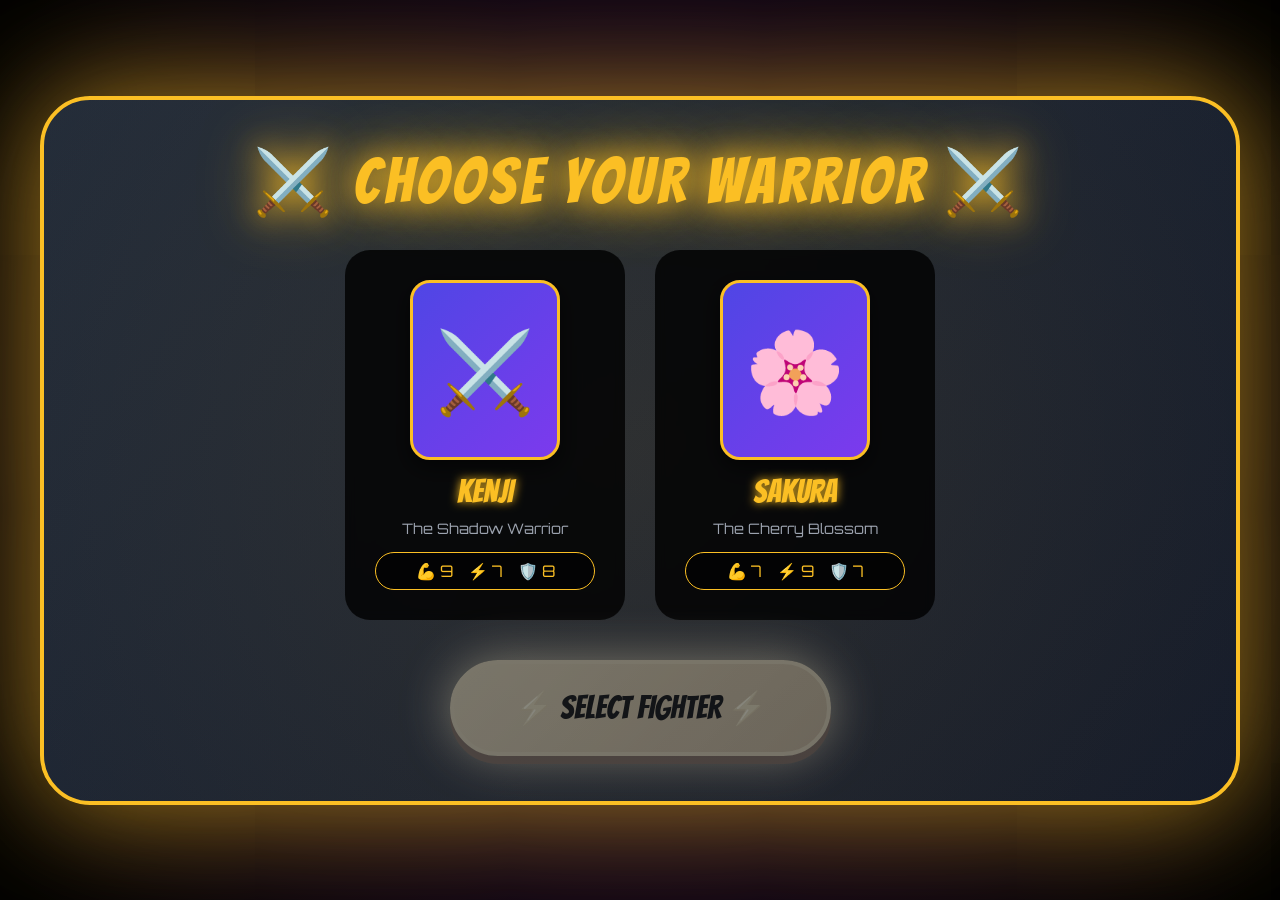
<file: fighting_game.html>
<!DOCTYPE html>
<html lang="en">
<head>
    <meta charset="UTF-8">
    <meta name="viewport" content="width=device-width, initial-scale=1.0, maximum-scale=1.0, user-scalable=no, viewport-fit=cover">
    <title>⚡ KENJI VS SAKURA – ULTIMATE EDITION ⚡</title>
    <link rel="apple-touch-icon" sizes="180x180" href="/apple-touch-icon.png">
<link rel="icon" type="image/png" sizes="32x32" href="/favicon-32x32.png">
<link rel="icon" type="image/png" sizes="16x16" href="/favicon-16x16.png">
<link rel="icon" href="/favicon.ico">
<link rel="manifest" href="/site.webmanifest">
    <style>
        @import url('https://fonts.googleapis.com/css2?family=Orbitron:wght@400;700;900&display=swap');
        @import url('https://fonts.googleapis.com/css2?family=Bangers&display=swap');
        @import url('https://fonts.googleapis.com/css2?family=Press+Start+2P&display=swap');
        
        * {
            margin: 0;
            padding: 0;
            box-sizing: border-box;
            -webkit-tap-highlight-color: transparent;
        }
        
        html, body {
            width: 100%;
            height: 100%;
            overflow: hidden;
            position: fixed;
            background: #000;
        }
        
        body {
            font-family: 'Orbitron', sans-serif;
        }
        
        /* Animated background */
        .bg-animation {
            position: fixed;
            top: 0;
            left: 0;
            width: 100%;
            height: 100%;
            z-index: -1;
            background: radial-gradient(circle at 20% 30%, #1a0033, #000 70%);
            overflow: hidden;
        }
        
        .bg-animation::before {
            content: '';
            position: absolute;
            width: 200%;
            height: 200%;
            top: -50%;
            left: -50%;
            background: repeating-linear-gradient(
                45deg,
                transparent,
                transparent 20px,
                rgba(251, 191, 36, 0.03) 20px,
                rgba(251, 191, 36, 0.03) 40px
            );
            animation: bgMove 20s linear infinite;
        }
        
        @keyframes bgMove {
            0% { transform: translate(0, 0) rotate(0deg); }
            100% { transform: translate(10%, 10%) rotate(5deg); }
        }
        
        /* Floating particles */
        .particle {
            position: fixed;
            width: 2px;
            height: 2px;
            background: rgba(251, 191, 36, 0.3);
            border-radius: 50%;
            pointer-events: none;
            animation: float 10s infinite linear;
        }
        
        @keyframes float {
            0% { transform: translateY(100vh) translateX(0); opacity: 0; }
            10% { opacity: 1; }
            90% { opacity: 1; }
            100% { transform: translateY(-100vh) translateX(100px); opacity: 0; }
        }
        
        /* ---------- CHARACTER SELECTION ---------- */
        .character-modal {
            position: fixed;
            top: 0;
            left: 0;
            width: 100%;
            height: 100%;
            background: radial-gradient(circle at center, #1a0033 0%, #000 100%);
            z-index: 10000;
            display: flex;
            align-items: center;
            justify-content: center;
            backdrop-filter: blur(15px);
            padding: 20px;
            overflow-y: auto;
            animation: modalFadeIn 0.5s ease-out;
        }
        
        @keyframes modalFadeIn {
            from { opacity: 0; transform: scale(0.9); }
            to { opacity: 1; transform: scale(1); }
        }
        
        .character-modal.hidden {
            display: none !important;
        }
        
        .character-select-card {
            background: linear-gradient(135deg, rgba(30,41,59,0.98), rgba(15,23,42,0.99));
            border: 4px solid #fbbf24;
            border-radius: 50px;
            padding: clamp(20px, 5vh, 50px);
            max-width: 1200px;
            width: 100%;
            text-align: center;
            box-shadow: 0 0 100px rgba(251,191,36,0.5), 0 0 200px rgba(251,191,36,0.3);
            animation: cardPulse 3s infinite;
            position: relative;
            overflow: hidden;
        }
        
        .character-select-card::before {
            content: '';
            position: absolute;
            top: -50%;
            left: -50%;
            width: 200%;
            height: 200%;
            background: radial-gradient(circle, rgba(251,191,36,0.1) 0%, transparent 70%);
            animation: rotate 20s linear infinite;
        }
        
        @keyframes rotate {
            from { transform: rotate(0deg); }
            to { transform: rotate(360deg); }
        }
        
        @keyframes cardPulse {
            0%, 100% { box-shadow: 0 0 100px rgba(251,191,36,0.5), 0 0 200px rgba(251,191,36,0.3); }
            50% { box-shadow: 0 0 150px rgba(251,191,36,0.7), 0 0 300px rgba(251,191,36,0.5); }
        }
        
        .character-select-title {
            font-size: clamp(2rem, 6vw, 4rem);
            color: #fbbf24;
            margin-bottom: 30px;
            text-shadow: 0 0 30px #fbbf24, 0 0 60px #fbbf24;
            font-family: 'Bangers', cursive;
            letter-spacing: 4px;
            animation: titleGlitch 3s infinite;
            position: relative;
            z-index: 1;
        }
        
        @keyframes titleGlitch {
            0%, 100% { text-shadow: 2px 2px 0 #ff0000, -2px -2px 0 #00ff00; }
            25% { text-shadow: -2px 2px 0 #ff0000, 2px -2px 0 #00ff00; }
            50% { text-shadow: 2px -2px 0 #ff0000, -2px 2px 0 #00ff00; }
            75% { text-shadow: -2px -2px 0 #ff0000, 2px 2px 0 #00ff00; }
        }
        
        .character-options {
            display: flex;
            flex-direction: row;
            gap: clamp(15px, 3vw, 30px);
            justify-content: center;
            align-items: center;
            margin: 20px 0;
            flex-wrap: wrap;
            width: 100%;
            position: relative;
            z-index: 1;
        }
        
        .character-option {
            cursor: pointer;
            padding: clamp(15px, 3vh, 30px);
            border-radius: 25px;
            background: rgba(0,0,0,0.8);
            border: 3px solid transparent;
            width: min(280px, 45%);
            min-width: 200px;
            transition: all 0.3s cubic-bezier(0.175, 0.885, 0.32, 1.275);
            backdrop-filter: blur(5px);
            position: relative;
            overflow: hidden;
        }
        
        .character-option::before {
            content: '';
            position: absolute;
            top: 0;
            left: -100%;
            width: 100%;
            height: 100%;
            background: linear-gradient(90deg, transparent, rgba(251,191,36,0.2), transparent);
            transition: left 0.5s;
        }
        
        .character-option:hover::before {
            left: 100%;
        }
        
        .character-option.selected {
            border-color: #fbbf24;
            background: rgba(251,191,36,0.2);
            box-shadow: 0 0 50px rgba(251,191,36,0.5);
            transform: scale(1.05);
        }
        
        .character-option.locked {
            opacity: 0.5;
            cursor: not-allowed;
            filter: grayscale(0.8);
            pointer-events: none;
        }
        
        .character-preview {
            width: min(150px, 70%);
            height: auto;
            aspect-ratio: 200/240;
            margin: 0 auto 15px;
            background: linear-gradient(135deg, #4f46e5, #7c3aed);
            border-radius: 20px;
            display: flex;
            align-items: center;
            justify-content: center;
            font-size: clamp(3rem, 8vw, 5rem);
            border: 3px solid #fbbf24;
            box-shadow: 0 8px 20px rgba(0,0,0,0.5);
            animation: previewFloat 3s infinite ease-in-out;
        }
        
        @keyframes previewFloat {
            0%, 100% { transform: translateY(0); }
            50% { transform: translateY(-10px); }
        }
        
        .character-name {
            font-size: clamp(1.5rem, 5vw, 2rem);
            color: #fbbf24;
            font-family: 'Bangers', cursive;
            margin-bottom: 10px;
            text-shadow: 0 0 10px #fbbf24;
        }
        
        .character-desc {
            color: #9ca3af;
            margin-bottom: 15px;
            font-size: 0.9rem;
            font-family: 'Orbitron', sans-serif;
        }
        
        .character-stats {
            display: flex;
            justify-content: center;
            gap: 15px;
            color: #fbbf24;
            font-size: clamp(0.9rem, 2.5vw, 1rem);
            flex-wrap: wrap;
            background: rgba(0,0,0,0.6);
            padding: 8px;
            border-radius: 25px;
            border: 1px solid #fbbf24;
        }
        
        .confirm-btn {
            background: linear-gradient(135deg, #fbbf24, #f59e0b);
            color: black;
            border: none;
            padding: clamp(15px, 3vh, 25px) clamp(30px, 6vw, 60px);
            font-size: clamp(1.3rem, 5vw, 2rem);
            border-radius: 60px;
            border: 4px solid #fbbf24;
            cursor: pointer;
            font-family: 'Bangers', cursive;
            box-shadow: 0 8px 0 #b45309, 0 0 50px #fbbf24;
            transition: all 0.1s cubic-bezier(0.175, 0.885, 0.32, 1.275);
            margin-top: 20px;
            position: relative;
            z-index: 1;
            animation: btnPulse 2s infinite;
        }
        
        @keyframes btnPulse {
            0%, 100% { box-shadow: 0 8px 0 #b45309, 0 0 30px #fbbf24; }
            50% { box-shadow: 0 8px 0 #b45309, 0 0 60px #fbbf24; }
        }
        
        .confirm-btn:active {
            transform: translateY(8px);
            box-shadow: 0 0 0 #b45309, 0 0 50px #fbbf24;
        }
        
        .confirm-btn:disabled {
            opacity: 0.5;
            pointer-events: none;
            filter: grayscale(0.8);
        }
        
        /* ---------- MAIN GAME LAYOUT ---------- */
        .game-container {
            display: flex;
            flex-direction: row;
            width: 100vw;
            height: 100vh;
            position: relative;
            animation: gameFadeIn 0.5s ease-out;
        }
        
        @keyframes gameFadeIn {
            from { opacity: 0; }
            to { opacity: 1; }
        }
        
        .left-panel {
            width: 60%;
            height: 100vh;
            display: flex;
            align-items: center;
            justify-content: center;
            background: #000;
            position: relative;
            overflow: hidden;
        }
        
        .left-panel::before {
            content: '';
            position: absolute;
            top: 0;
            left: 0;
            right: 0;
            bottom: 0;
            background: radial-gradient(circle at 20% 30%, rgba(251,191,36,0.1), transparent 70%);
            pointer-events: none;
            animation: panelGlow 5s infinite;
        }
        
        @keyframes panelGlow {
            0%, 100% { opacity: 0.5; }
            50% { opacity: 1; }
        }
        
        canvas {
            width: 100%;
            height: 100%;
            object-fit: contain;
            background: linear-gradient(180deg, #0a1a2a 0%, #1a2a3a 50%, #2a1a1a 100%);
            cursor: none;
            filter: drop-shadow(0 0 20px rgba(251,191,36,0.3));
        }
        
        canvas.rage-mode {
            filter: drop-shadow(0 0 30px #ff0000) brightness(1.2);
            animation: screenShake 0.1s infinite;
        }
        
        @keyframes screenShake {
            0% { transform: translate(0, 0); }
            25% { transform: translate(5px, 5px); }
            50% { transform: translate(-5px, -5px); }
            75% { transform: translate(5px, -5px); }
            100% { transform: translate(-5px, 5px); }
        }
        
        .right-panel {
            width: 38%;
            height: 100vh;
            background: linear-gradient(135deg, rgba(10,11,26,0.98), rgba(26,0,51,0.98));
            border-left: 2px solid #fbbf24;
            display: flex;
            flex-direction: column;
            padding: 10px;
            gap: 8px;
            overflow-y: auto;
            z-index: 10;
            backdrop-filter: blur(10px);
            box-shadow: -10px 0 30px rgba(0,0,0,0.5);
        }
        
        /* Custom scrollbar */
        .right-panel::-webkit-scrollbar {
            width: 8px;
        }
        
        .right-panel::-webkit-scrollbar-track {
            background: rgba(0,0,0,0.5);
            border-radius: 4px;
        }
        
        .right-panel::-webkit-scrollbar-thumb {
            background: #fbbf24;
            border-radius: 4px;
            box-shadow: 0 0 10px #fbbf24;
        }
        
        .top-info {
            background: rgba(0,0,0,0.9);
            border: 2px solid #fbbf24;
            border-radius: 15px;
            padding: 8px;
            text-align: center;
            color: #fbbf24;
            font-size: 14px;
            font-family: 'Press Start 2P', cursive;
            text-shadow: 0 0 10px #fbbf24;
            animation: infoPulse 2s infinite;
        }
        
        @keyframes infoPulse {
            0%, 100% { border-color: #fbbf24; }
            50% { border-color: #ff0000; }
        }
        
        .player-huds {
            display: flex;
            gap: 8px;
        }
        
        .player-hud {
            flex: 1;
            background: rgba(0,0,0,0.95);
            border: 2px solid #fbbf24;
            border-radius: 12px;
            padding: 8px;
            position: relative;
            overflow: hidden;
        }
        
        .player-hud::before {
            content: '';
            position: absolute;
            top: 0;
            left: -100%;
            width: 100%;
            height: 100%;
            background: linear-gradient(90deg, transparent, rgba(251,191,36,0.2), transparent);
            animation: hudScan 3s infinite;
        }
        
        @keyframes hudScan {
            0% { left: -100%; }
            20% { left: 100%; }
            100% { left: 100%; }
        }
        
        .player-hud.left { border-color: #ef4444; box-shadow: 0 0 20px rgba(239,68,68,0.3); }
        .player-hud.right { border-color: #ff69b4; box-shadow: 0 0 20px rgba(255,105,180,0.3); }
        
        .player-name-row {
            display: flex;
            justify-content: space-between;
            margin-bottom: 5px;
        }
        
        .player-name {
            font-size: 14px;
            font-weight: 900;
            font-family: 'Bangers', cursive;
            letter-spacing: 1px;
        }
        .left .player-name { color: #ef4444; text-shadow: 0 0 10px #ef4444; }
        .right .player-name { color: #ff69b4; text-shadow: 0 0 10px #ff69b4; }
        
        .player-level {
            background: #fbbf24;
            color: black;
            padding: 2px 6px;
            border-radius: 8px;
            font-size: 10px;
            font-weight: bold;
            box-shadow: 0 0 10px #fbbf24;
        }
        
        .health-bar {
            height: 12px;
            background: #000;
            border: 1px solid #fbbf24;
            border-radius: 6px;
            overflow: hidden;
            margin-bottom: 4px;
            position: relative;
        }
        
        .health-bar::after {
            content: '';
            position: absolute;
            top: 0;
            left: 0;
            right: 0;
            bottom: 0;
            background: linear-gradient(90deg, transparent, rgba(255,255,255,0.2), transparent);
            animation: healthShine 2s infinite;
        }
        
        @keyframes healthShine {
            0% { transform: translateX(-100%); }
            20% { transform: translateX(100%); }
            100% { transform: translateX(100%); }
        }
        
        .health-fill {
            height: 100%;
            width: 100%;
            transition: width 0.1s ease-out;
        }
        .left .health-fill { background: linear-gradient(90deg, #ef4444, #ff8a8a); }
        .right .health-fill { background: linear-gradient(90deg, #ff69b4, #ffb6c1); }
        
        .special-bar, .rage-bar {
            height: 6px;
            background: #000;
            border: 1px solid #fbbf24;
            border-radius: 3px;
            overflow: hidden;
            margin-top: 3px;
        }
        .special-fill {
            height: 100%;
            width: 0%;
            background: linear-gradient(90deg, #fbbf24, #ffd700);
            transition: width 0.2s;
            box-shadow: 0 0 10px #fbbf24;
        }
        .rage-fill {
            height: 100%;
            width: 0%;
            background: linear-gradient(90deg, #ff0000, #8b0000);
            transition: width 0.2s;
            box-shadow: 0 0 10px #ff0000;
        }
        
        .timer {
            background: rgba(0,0,0,0.95);
            border: 2px solid #fbbf24;
            border-radius: 30px;
            padding: 5px 15px;
            font-size: 28px;
            color: #fbbf24;
            font-family: 'Press Start 2P', cursive;
            text-align: center;
            margin: 5px 0;
            text-shadow: 0 0 20px #fbbf24;
            animation: timerPulse 1s infinite;
        }
        
        @keyframes timerPulse {
            0%, 100% { transform: scale(1); }
            50% { transform: scale(1.05); }
        }
        
        .indicators {
            display: flex;
            gap: 8px;
        }
        .rage-indicator, .combo-indicator {
            flex: 1;
            background: rgba(0,0,0,0.95);
            border: 2px solid #fbbf24;
            border-radius: 10px;
            padding: 5px;
            text-align: center;
            font-size: 12px;
            font-family: 'Bangers', cursive;
            letter-spacing: 1px;
        }
        .rage-indicator { 
            color: #ff0000; 
            display: none; 
            border-color: #ff0000;
            box-shadow: 0 0 20px #ff0000;
            animation: ragePulse 0.5s infinite;
        }
        .combo-indicator { 
            color: #ffd700; 
            display: none; 
            border-color: #ffd700;
            box-shadow: 0 0 20px #ffd700;
            animation: comboPulse 0.3s infinite;
        }
        
        @keyframes ragePulse {
            0%, 100% { opacity: 1; }
            50% { opacity: 0.7; }
        }
        
        @keyframes comboPulse {
            0%, 100% { transform: scale(1); }
            50% { transform: scale(1.1); }
        }
        
        .button-grid {
            display: grid;
            grid-template-columns: repeat(3, 1fr);
            gap: 6px;
            margin: 8px 0;
        }
        .action-btn {
            background: linear-gradient(135deg, #333, #222);
            color: white;
            border: 2px solid #fbbf24;
            border-radius: 12px;
            padding: 10px 5px;
            font-size: 12px;
            font-weight: 900;
            font-family: 'Bangers', cursive;
            cursor: pointer;
            box-shadow: 0 3px 0 #000, 0 0 10px #fbbf24;
            text-transform: uppercase;
            touch-action: manipulation;
            transition: all 0.05s cubic-bezier(0.175, 0.885, 0.32, 1.275);
            position: relative;
            overflow: hidden;
        }
        
        .action-btn::before {
            content: '';
            position: absolute;
            top: 0;
            left: -100%;
            width: 100%;
            height: 100%;
            background: linear-gradient(90deg, transparent, rgba(251,191,36,0.3), transparent);
            transition: left 0.3s;
        }
        
        .action-btn:hover::before {
            left: 100%;
        }
        
        .action-btn:active {
            transform: translateY(3px);
            box-shadow: 0 0 0 #000, 0 0 20px #fbbf24;
            background: linear-gradient(135deg, #fbbf24, #f59e0b);
            color: black;
        }
        
        .ultimate-btn {
            grid-column: span 3;
            background: linear-gradient(135deg, #ff0000, #8b0000);
            color: white;
            border: 2px solid #fbbf24;
            border-radius: 12px;
            padding: 10px;
            font-size: 16px;
            font-family: 'Bangers', cursive;
            cursor: pointer;
            box-shadow: 0 3px 0 #000, 0 0 30px #ff0000;
            animation: ultimatePulse 1s infinite;
            touch-action: manipulation;
            position: relative;
            overflow: hidden;
        }
        
        .ultimate-btn::before {
            content: '';
            position: absolute;
            top: -50%;
            left: -50%;
            width: 200%;
            height: 200%;
            background: radial-gradient(circle, rgba(255,255,255,0.3), transparent 70%);
            animation: rotate 10s linear infinite;
        }
        
        .ultimate-btn:active {
            transform: translateY(3px);
            box-shadow: 0 0 0 #000, 0 0 50px #ff0000;
        }
        
        @keyframes ultimatePulse {
            0%,100% { box-shadow: 0 3px 0 #000, 0 0 30px #ff0000; }
            50% { box-shadow: 0 3px 0 #000, 0 0 60px #ff0000; }
        }
        
        .special-moves {
            display: flex;
            flex-wrap: wrap;
            justify-content: center;
            gap: 6px;
            margin: 6px 0 4px;
            padding: 8px 6px;
            background: rgba(0,0,0,0.98);
            border: 2px solid #fbbf24;
            border-radius: 16px;
            max-height: none;
            overflow: visible;
            flex: 0 1 auto;
            width: 100%;
            box-shadow: inset 0 0 20px rgba(251,191,36,0.2);
        }
        
        .special-move-btn {
            background: linear-gradient(135deg, #3b82f6, #2563eb);
            color: white;
            border: 2px solid #fbbf24;
            border-radius: 12px;
            padding: 8px 5px;
            font-size: 12px;
            display: inline-flex;
            flex-direction: column;
            align-items: center;
            justify-content: center;
            min-width: 65px;
            cursor: pointer;
            box-shadow: 0 3px 0 #000, 0 0 10px #3b82f6;
            touch-action: manipulation;
            transition: transform 0.05s, background 0.1s;
            font-weight: bold;
            position: relative;
            overflow: hidden;
        }
        
        .special-move-btn::before {
            content: '';
            position: absolute;
            top: 0;
            left: -100%;
            width: 100%;
            height: 100%;
            background: linear-gradient(90deg, transparent, rgba(255,255,255,0.3), transparent);
            transition: left 0.3s;
        }
        
        .special-move-btn:hover::before {
            left: 100%;
        }
        
        .special-move-btn:active {
            transform: translateY(3px);
            box-shadow: 0 0 0 #000, 0 0 20px #fbbf24;
            background: linear-gradient(135deg, #fbbf24, #f59e0b);
            color: black;
            border-color: #000;
        }
        
        .special-move-btn .icon {
            font-size: 20px;
            line-height: 1;
            margin-bottom: 2px;
            filter: drop-shadow(0 0 5px currentColor);
        }
        
        .special-move-btn span:not(.icon) {
            font-size: 9px;
            font-family: 'Bangers', cursive;
            letter-spacing: 0.5px;
            white-space: nowrap;
            overflow: hidden;
            text-overflow: ellipsis;
            max-width: 60px;
            padding: 0 2px;
        }
        
        .special-move-btn .cost {
            background: #000000aa;
            border-radius: 20px;
            padding: 2px 6px;
            margin-top: 2px;
            font-size: 8px;
            color: #fbbf24;
            border: 1px solid #fbbf24;
        }
        
        .special-move-btn.rare { 
            background: linear-gradient(135deg, #a855f7, #7e22ce);
            box-shadow: 0 3px 0 #000, 0 0 10px #a855f7;
        }
        .special-move-btn.epic { 
            background: linear-gradient(135deg, #ec4899, #be185d);
            box-shadow: 0 3px 0 #000, 0 0 10px #ec4899;
        }
        .special-move-btn.legendary { 
            background: linear-gradient(135deg, #f97316, #c2410c); 
            animation: legendaryGlow 2s infinite;
            border-color: gold;
            box-shadow: 0 3px 0 #000, 0 0 20px gold;
        }
        @keyframes legendaryGlow { 
            50% { border-color: #ffd700; box-shadow: 0 3px 0 #000, 0 0 30px gold; } 
        }
        
        .restart-hint {
            color: #fbbf24;
            font-size: 10px;
            text-align: center;
            opacity: 0.8;
            font-family: 'Press Start 2P', cursive;
            text-shadow: 0 0 5px #fbbf24;
        }
        
        .back-btn, .sound-toggle {
            position: fixed;
            z-index: 100;
            background: rgba(239,68,68,0.9);
            color: white;
            border: 2px solid #fbbf24;
            padding: 5px 15px;
            border-radius: 20px;
            font-size: 14px;
            font-family: 'Bangers', cursive;
            cursor: pointer;
            box-shadow: 0 3px 0 #b91c1c, 0 0 20px #ef4444;
            text-decoration: none;
            backdrop-filter: blur(5px);
            transition: all 0.1s;
        }
        .back-btn:active, .sound-toggle:active {
            transform: translateY(3px);
            box-shadow: 0 0 0 #b91c1c, 0 0 20px #ef4444;
        }
        .sound-toggle {
            right: 10px;
            top: 10px;
            background: rgba(0,0,0,0.8);
            box-shadow: 0 3px 0 #000, 0 0 20px #fbbf24;
        }
        .back-btn {
            left: 10px;
            top: 10px;
        }
        
        .game-overlay {
            position: absolute;
            top: 0;
            left: 0;
            width: 100%;
            height: 100%;
            background: rgba(0,0,0,0.98);
            display: none;
            justify-content: center;
            align-items: center;
            flex-direction: column;
            z-index: 10000;
            border: 4px solid #fbbf24;
            animation: overlayFadeIn 0.5s ease-out;
            backdrop-filter: blur(10px);
        }
        
        @keyframes overlayFadeIn {
            from { opacity: 0; transform: scale(0.9); }
            to { opacity: 1; transform: scale(1); }
        }
        
        .game-overlay.show { display: flex; }
        
        .victory-text {
            font-size: clamp(48px, 12vw, 96px);
            color: #fbbf24;
            font-family: 'Bangers', cursive;
            margin-bottom: 20px;
            text-shadow: 0 0 30px #fbbf24, 0 0 60px #fbbf24;
            animation: victoryPulse 1s infinite;
        }
        
        @keyframes victoryPulse {
            0%, 100% { transform: scale(1); text-shadow: 0 0 30px #fbbf24, 0 0 60px #fbbf24; }
            50% { transform: scale(1.1); text-shadow: 0 0 50px #fbbf24, 0 0 100px #fbbf24; }
        }
        
        .xp-gained {
            font-size: 24px;
            color: #f59e0b;
            margin-bottom: 20px;
            font-family: 'Press Start 2P', cursive;
            animation: xpFloat 2s infinite;
        }
        
        @keyframes xpFloat {
            0%, 100% { transform: translateY(0); }
            50% { transform: translateY(-10px); }
        }
        
        .restart-btn {
            background: linear-gradient(135deg, #ef4444, #ff69b4);
            color: white;
            border: none;
            padding: 15px 40px;
            font-size: 24px;
            border-radius: 60px;
            border: 4px solid #fbbf24;
            cursor: pointer;
            font-family: 'Bangers', cursive;
            box-shadow: 0 8px 0 #b91c1c, 0 0 50px #ef4444;
            transition: all 0.1s;
            animation: restartPulse 2s infinite;
        }
        
        @keyframes restartPulse {
            0%, 100% { transform: scale(1); }
            50% { transform: scale(1.05); }
        }
        
        .restart-btn:active {
            transform: translateY(8px);
            box-shadow: 0 0 0 #b91c1c, 0 0 50px #ef4444;
        }
        
        .battle-message {
            position: fixed;
            top: 50%;
            left: 50%;
            transform: translate(-50%, -50%);
            background: rgba(0,0,0,0.98);
            color: #fbbf24;
            padding: 15px 30px;
            border-radius: 40px;
            border: 3px solid #fbbf24;
            font-size: 20px;
            z-index: 1000;
            animation: msgAppear 0.5s forwards, msgFloat 2s infinite;
            font-family: 'Bangers', cursive;
            pointer-events: none;
            text-shadow: 0 0 20px #fbbf24;
            box-shadow: 0 0 50px #fbbf24;
        }
        
        @keyframes msgAppear {
            0% { opacity: 0; transform: translate(-50%, -50%) scale(0.5); }
            100% { opacity: 1; transform: translate(-50%, -50%) scale(1); }
        }
        
        @keyframes msgFloat {
            0%, 100% { transform: translate(-50%, -50%); }
            50% { transform: translate(-50%, -60%); }
        }
        
        /* Damage number animation */
        .damage-number {
            position: fixed;
            font-family: 'Press Start 2P', cursive;
            font-size: 24px;
            font-weight: bold;
            pointer-events: none;
            z-index: 1000;
            animation: damageFloat 1s forwards;
            text-shadow: 0 0 10px currentColor;
        }
        
        @keyframes damageFloat {
            0% { opacity: 1; transform: translate(0, 0) scale(1); }
            100% { opacity: 0; transform: translate(0, -100px) scale(2); }
        }
        
        /* Responsive adjustments */
        @media (min-width: 1024px) {
            .left-panel { width: 65%; }
            .right-panel { width: 33%; }
        }
        
        @media (max-width: 768px) {
            .button-grid {
                grid-template-columns: repeat(2, 1fr);
            }
            .ultimate-btn {
                grid-column: span 2;
            }
            .special-move-btn {
                min-width: 55px;
            }
        }
        
        @media (orientation: landscape) and (max-height: 500px) {
            .character-modal {
                padding: 5px !important;
                align-items: center !important;
            }
            
            .character-modal .character-select-card {
                padding: 15px !important;
                max-width: 95% !important;
                margin: 0 auto !important;
            }
            
            .character-modal .character-options {
                flex-direction: row !important;
                flex-wrap: nowrap !important;
                gap: 15px !important;
                margin: 10px 0 !important;
            }
            
            .character-modal .character-option {
                width: 45% !important;
                min-width: 180px !important;
                padding: 15px !important;
            }
            
            .character-modal .character-preview {
                width: 100px !important;
                height: 120px !important;
                font-size: 3rem !important;
                margin-bottom: 8px !important;
            }
            
            .character-modal .character-name {
                font-size: 1.3rem !important;
                margin-bottom: 3px !important;
            }
            
            .character-modal .character-desc {
                font-size: 0.8rem !important;
                margin-bottom: 5px !important;
            }
            
            .character-modal .character-stats {
                padding: 5px !important;
                gap: 8px !important;
            }
            
            .character-modal .character-stats span {
                font-size: 0.8rem !important;
            }
            
            .character-modal .confirm-btn {
                padding: 10px 30px !important;
                font-size: 1.2rem !important;
                margin-top: 10px !important;
            }
        }
        
        @media (orientation: landscape) and (max-height: 400px) {
            .character-modal .character-option {
                min-width: 160px !important;
                padding: 10px !important;
            }
            
            .character-modal .character-preview {
                width: 80px !important;
                height: 100px !important;
                font-size: 2.5rem !important;
            }
            
            .character-modal .character-desc {
                display: none !important;
            }
            
            .character-modal .character-stats span {
                font-size: 0.7rem !important;
            }
        }
    </style>
</head>
<body>
    <!-- Animated background -->
    <div class="bg-animation"></div>
    
    <!-- Floating particles -->
    <div id="particles"></div>

    <!-- CHARACTER SELECTION MODAL -->
    <div class="character-modal" id="characterModal">
        <div class="character-select-card">
            <div class="character-select-title">⚔️ CHOOSE YOUR WARRIOR ⚔️</div>
            <div id="characterTakenMessage" style="color: #fbbf24; margin-bottom:20px; font-size:16px; font-family: 'Press Start 2P', cursive;"></div>
            <div class="character-options">
                <div class="character-option" id="chooseKenji" onclick="selectCharacter('kenji')">
                    <div class="character-preview">⚔️</div>
                    <div class="character-name">KENJI</div>
                    <div class="character-desc">The Shadow Warrior</div>
                    <div class="character-stats">
                        <span>💪 9</span> <span>⚡ 7</span> <span>🛡️ 8</span>
                    </div>
                    <div id="kenjiTaken" style="display:none; color:#ef4444; font-family: 'Press Start 2P', cursive; font-size: 10px;">🔒 TAKEN</div>
                </div>
                <div class="character-option" id="chooseSakura" onclick="selectCharacter('sakura')">
                    <div class="character-preview">🌸</div>
                    <div class="character-name">SAKURA</div>
                    <div class="character-desc">The Cherry Blossom</div>
                    <div class="character-stats">
                        <span>💪 7</span> <span>⚡ 9</span> <span>🛡️ 7</span>
                    </div>
                    <div id="sakuraTaken" style="display:none; color:#ef4444; font-family: 'Press Start 2P', cursive; font-size: 10px;">🔒 TAKEN</div>
                </div>
            </div>
            <button class="confirm-btn" id="confirmCharacterBtn" onclick="confirmCharacter()" disabled>⚡ SELECT FIGHTER ⚡</button>
        </div>
    </div>

    <!-- MAIN GAME LAYOUT -->
    <div class="game-container">
        <div class="left-panel" id="leftPanel">
            <canvas id="gameCanvas"></canvas>
        </div>

        <div class="right-panel" id="rightPanel" style="display: none;">
            <div class="top-info" id="battleInfoMobile">
                <span>⚔️ ARENA · ROUND 1</span>
            </div>
            <div class="top-info" id="playerIndicatorMobile">CHOOSE YOUR FIGHTER</div>

            <div class="player-huds">
                <div class="player-hud left">
                    <div class="player-name-row">
                        <span class="player-name" id="p1Name">KENJI</span>
                        <span class="player-level" id="p1Level">Lv.1</span>
                    </div>
                    <div class="health-bar"><div class="health-fill" id="p1HealthFill" style="width:100%"></div></div>
                    <div class="special-bar"><div class="special-fill" id="p1SpecialFill" style="width:0%"></div></div>
                    <div class="rage-bar"><div class="rage-fill" id="p1RageFill" style="width:0%"></div></div>
                </div>
                <div class="player-hud right">
                    <div class="player-name-row">
                        <span class="player-name" id="p2Name">SAKURA</span>
                        <span class="player-level" id="p2Level">Lv.1</span>
                    </div>
                    <div class="health-bar"><div class="health-fill" id="p2HealthFill" style="width:100%"></div></div>
                    <div class="special-bar"><div class="special-fill" id="p2SpecialFill" style="width:0%"></div></div>
                    <div class="rage-bar"><div class="rage-fill" id="p2RageFill" style="width:0%"></div></div>
                </div>
            </div>

            <div class="timer" id="timerDisplay">99</div>

            <div class="indicators">
                <div class="rage-indicator" id="rageIndicator">⚡ RAGE MODE</div>
                <div class="combo-indicator" id="comboIndicator">🔥 COMBO</div>
            </div>

            <div class="button-grid">
                <button class="action-btn" id="btnLeft" onmousedown="if(window.game) window.game.press('left')" ontouchstart="if(window.game) window.game.press('left')" onmouseup="if(window.game) window.game.release('left')" ontouchend="if(window.game) window.game.release('left')">← LEFT</button>
                <button class="action-btn" id="btnRight" onmousedown="if(window.game) window.game.press('right')" ontouchstart="if(window.game) window.game.press('right')" onmouseup="if(window.game) window.game.release('right')" ontouchend="if(window.game) window.game.release('right')">→ RIGHT</button>
                <button class="action-btn" id="btnPunch" onmousedown="if(window.game) window.game.press('punch')" ontouchstart="if(window.game) window.game.press('punch')" onmouseup="if(window.game) window.game.release('punch')">👊 PUNCH</button>
                <button class="action-btn" id="btnKick" onmousedown="if(window.game) window.game.press('kick')" ontouchstart="if(window.game) window.game.press('kick')" onmouseup="if(window.game) window.game.release('kick')">🦵 KICK</button>
                <button class="action-btn" id="btnBlock" onmousedown="if(window.game) window.game.press('block')" ontouchstart="if(window.game) window.game.press('block')" onmouseup="if(window.game) window.game.release('block')" ontouchend="if(window.game) window.game.release('block')">🛡️ BLOCK</button>
                <button class="ultimate-btn" id="btnUltimate" onmousedown="if(window.game) window.game.press('ultimate')" ontouchstart="if(window.game) window.game.press('ultimate')">🔥 ULTIMATE</button>
            </div>

            <div class="special-moves" id="specialMoves"></div>
            <div class="restart-hint" id="restartHint">R = RESTART · U = ULTIMATE</div>
        </div>

        <div class="game-overlay" id="gameOverlay">
            <div class="victory-text" id="victoryText"></div>
            <div class="xp-gained" id="xpGained">+0 XP</div>
            <button class="restart-btn" onclick="restartGame()">⚡ FIGHT AGAIN ⚡</button>
        </div>
    </div>

    <a href="javascript:history.back()" class="back-btn" id="backBtn" style="display: none;">← BACK</a>
    <div class="sound-toggle" id="soundToggle" onclick="toggleSound()" style="display: none;">🔊 ON</div>

    <script>
        // ========== CREATE FLOATING PARTICLES ==========
        function createParticles() {
            const particlesContainer = document.getElementById('particles');
            for (let i = 0; i < 50; i++) {
                const particle = document.createElement('div');
                particle.className = 'particle';
                particle.style.left = Math.random() * 100 + '%';
                particle.style.animationDelay = Math.random() * 10 + 's';
                particle.style.width = (Math.random() * 3 + 1) + 'px';
                particle.style.height = particle.style.width;
                particle.style.background = `rgba(251, 191, 36, ${Math.random() * 0.3})`;
                particlesContainer.appendChild(particle);
            }
        }
        createParticles();

        // ========== MOVE DATABASE ==========
        const MOVE_DATABASE = {
            punch: { id: 'punch', name: 'PUNCH', icon: '👊', damage: 8, manaCost: 0, rarity: 'common' },
            kick: { id: 'kick', name: 'KICK', icon: '🦵', damage: 12, manaCost: 5, rarity: 'common' },
            heavy_punch: { id: 'heavy_punch', name: 'HEAVY', icon: '💪', damage: 15, manaCost: 10, rarity: 'common' },
            power_kick: { id: 'power_kick', name: 'POWER', icon: '🦶', damage: 18, manaCost: 15, rarity: 'common' },
            fire_punch: { id: 'fire_punch', name: 'FIRE', icon: '🔥', damage: 22, manaCost: 20, rarity: 'rare' },
            thunder_kick: { id: 'thunder_kick', name: 'THUNDER', icon: '⚡', damage: 25, manaCost: 25, rarity: 'rare' },
            ice_blast: { id: 'ice_blast', name: 'ICE', icon: '❄️', damage: 20, manaCost: 30, rarity: 'epic' },
            dragon_fury: { id: 'dragon_fury', name: 'DRAGON', icon: '🐉', damage: 35, manaCost: 40, rarity: 'legendary' },
            healing_light: { id: 'healing_light', name: 'HEAL', icon: '✨', heal: 20, manaCost: 25, rarity: 'rare' },
            ultimate: { id: 'ultimate', name: 'ULTIMATE', icon: '💀', damage: 100, manaCost: 100, rarity: 'legendary' }
        };

        // ========== FIREBASE CONFIG ==========
        const firebaseConfig = {
            apiKey: "AIzaSyBAIPxgXPZmGdPvB98TLFRfTAClgXWEIM0",
            authDomain: "student-teacher-app-4e7c9.firebaseapp.com",
            databaseURL: "https://student-teacher-app-4e7c9-default-rtdb.firebaseio.com",
            projectId: "student-teacher-app-4e7c9"
        };

        // ========== ENHANCED SOUND SYSTEM ==========
        let soundEnabled = true;
        let audioContext = null;
        
        function initAudio() { 
            if (!audioContext) {
                audioContext = new (window.AudioContext || window.webkitAudioContext)();
            }
            if (audioContext.state === 'suspended') {
                audioContext.resume();
            }
        }
        
        function playSound(type, volume = 0.3) {
            if (!soundEnabled) return;
            initAudio();
            
            try {
                const now = audioContext.currentTime;
                
                switch(type) {
                    case 'punch':
                        playPunchSound(volume);
                        break;
                    case 'kick':
                        playKickSound(volume);
                        break;
                    case 'block':
                        playBlockSound(volume);
                        break;
                    case 'hit':
                        playHitSound(volume);
                        break;
                    case 'critical':
                        playCriticalSound(volume);
                        break;
                    case 'ko':
                        playKOSound(volume);
                        break;
                    case 'victory':
                        playVictorySound(volume);
                        break;
                    case 'select':
                        playSelectSound(volume);
                        break;
                    case 'rage':
                        playRageSound(volume);
                        break;
                    case 'ultimate':
                        playUltimateSound(volume);
                        break;
                    case 'heal':
                        playHealSound(volume);
                        break;
                    case 'warning':
                        playWarningSound(volume);
                        break;
                    case 'combo':
                        playComboSound(volume);
                        break;
                }
            } catch(e) {
                console.log('Sound error:', e);
            }
        }
        
        function playPunchSound(volume) {
            const osc = audioContext.createOscillator();
            const gain = audioContext.createGain();
            const filter = audioContext.createBiquadFilter();
            
            osc.connect(filter);
            filter.connect(gain);
            gain.connect(audioContext.destination);
            
            osc.type = 'sawtooth';
            filter.type = 'lowpass';
            filter.frequency.value = 800;
            
            osc.frequency.setValueAtTime(200, audioContext.currentTime);
            osc.frequency.exponentialRampToValueAtTime(80, audioContext.currentTime + 0.1);
            
            gain.gain.setValueAtTime(volume, audioContext.currentTime);
            gain.gain.exponentialRampToValueAtTime(0.01, audioContext.currentTime + 0.2);
            
            osc.start();
            osc.stop(audioContext.currentTime + 0.2);
        }
        
        function playKickSound(volume) {
            const osc = audioContext.createOscillator();
            const gain = audioContext.createGain();
            const filter = audioContext.createBiquadFilter();
            
            osc.connect(filter);
            filter.connect(gain);
            gain.connect(audioContext.destination);
            
            osc.type = 'triangle';
            filter.type = 'lowpass';
            filter.frequency.value = 600;
            
            osc.frequency.setValueAtTime(150, audioContext.currentTime);
            osc.frequency.exponentialRampToValueAtTime(50, audioContext.currentTime + 0.15);
            
            gain.gain.setValueAtTime(volume, audioContext.currentTime);
            gain.gain.exponentialRampToValueAtTime(0.01, audioContext.currentTime + 0.25);
            
            osc.start();
            osc.stop(audioContext.currentTime + 0.25);
        }
        
        function playBlockSound(volume) {
            const osc = audioContext.createOscillator();
            const gain = audioContext.createGain();
            
            osc.connect(gain);
            gain.connect(audioContext.destination);
            
            osc.type = 'square';
            osc.frequency.setValueAtTime(100, audioContext.currentTime);
            osc.frequency.exponentialRampToValueAtTime(50, audioContext.currentTime + 0.05);
            
            gain.gain.setValueAtTime(volume, audioContext.currentTime);
            gain.gain.exponentialRampToValueAtTime(0.01, audioContext.currentTime + 0.1);
            
            osc.start();
            osc.stop(audioContext.currentTime + 0.1);
        }
        
        function playHitSound(volume) {
            const osc = audioContext.createOscillator();
            const gain = audioContext.createGain();
            
            osc.connect(gain);
            gain.connect(audioContext.destination);
            
            osc.type = 'sawtooth';
            osc.frequency.setValueAtTime(300, audioContext.currentTime);
            osc.frequency.exponentialRampToValueAtTime(100, audioContext.currentTime + 0.1);
            
            gain.gain.setValueAtTime(volume, audioContext.currentTime);
            gain.gain.exponentialRampToValueAtTime(0.01, audioContext.currentTime + 0.15);
            
            osc.start();
            osc.stop(audioContext.currentTime + 0.15);
        }
        
        function playCriticalSound(volume) {
            for(let i = 0; i < 3; i++) {
                const osc = audioContext.createOscillator();
                const gain = audioContext.createGain();
                
                osc.connect(gain);
                gain.connect(audioContext.destination);
                
                osc.type = 'sawtooth';
                osc.frequency.setValueAtTime(600 + i * 200, audioContext.currentTime + i * 0.05);
                osc.frequency.exponentialRampToValueAtTime(200, audioContext.currentTime + 0.2 + i * 0.05);
                
                gain.gain.setValueAtTime(volume * 0.5, audioContext.currentTime + i * 0.05);
                gain.gain.exponentialRampToValueAtTime(0.01, audioContext.currentTime + 0.3 + i * 0.05);
                
                osc.start(audioContext.currentTime + i * 0.05);
                osc.stop(audioContext.currentTime + 0.3 + i * 0.05);
            }
        }
        
        function playKOSound(volume) {
            for(let i = 0; i < 3; i++) {
                const osc = audioContext.createOscillator();
                const gain = audioContext.createGain();
                
                osc.connect(gain);
                gain.connect(audioContext.destination);
                
                osc.type = 'sawtooth';
                osc.frequency.setValueAtTime(200 - i * 30, audioContext.currentTime);
                osc.frequency.linearRampToValueAtTime(50, audioContext.currentTime + 1);
                
                gain.gain.setValueAtTime(volume * 0.5, audioContext.currentTime);
                gain.gain.exponentialRampToValueAtTime(0.01, audioContext.currentTime + 1);
                
                osc.start();
                osc.stop(audioContext.currentTime + 1);
            }
        }
        
        function playVictorySound(volume) {
            const notes = [440, 554, 659, 880];
            notes.forEach((freq, i) => {
                const osc = audioContext.createOscillator();
                const gain = audioContext.createGain();
                
                osc.connect(gain);
                gain.connect(audioContext.destination);
                
                osc.type = 'sine';
                osc.frequency.setValueAtTime(freq, audioContext.currentTime + i * 0.15);
                
                gain.gain.setValueAtTime(volume, audioContext.currentTime + i * 0.15);
                gain.gain.exponentialRampToValueAtTime(0.01, audioContext.currentTime + 0.3 + i * 0.15);
                
                osc.start(audioContext.currentTime + i * 0.15);
                osc.stop(audioContext.currentTime + 0.3 + i * 0.15);
            });
        }
        
        function playSelectSound(volume) {
            const osc = audioContext.createOscillator();
            const gain = audioContext.createGain();
            
            osc.connect(gain);
            gain.connect(audioContext.destination);
            
            osc.type = 'sine';
            osc.frequency.setValueAtTime(523.25, audioContext.currentTime);
            osc.frequency.exponentialRampToValueAtTime(783.99, audioContext.currentTime + 0.1);
            
            gain.gain.setValueAtTime(volume, audioContext.currentTime);
            gain.gain.exponentialRampToValueAtTime(0.01, audioContext.currentTime + 0.2);
            
            osc.start();
            osc.stop(audioContext.currentTime + 0.2);
        }
        
        function playRageSound(volume) {
            for(let i = 0; i < 3; i++) {
                const osc = audioContext.createOscillator();
                const gain = audioContext.createGain();
                
                osc.connect(gain);
                gain.connect(audioContext.destination);
                
                osc.type = 'sawtooth';
                osc.frequency.setValueAtTime(200 + i * 100, audioContext.currentTime + i * 0.1);
                osc.frequency.linearRampToValueAtTime(400 + i * 200, audioContext.currentTime + 0.3 + i * 0.1);
                
                gain.gain.setValueAtTime(volume * 0.4, audioContext.currentTime + i * 0.1);
                gain.gain.exponentialRampToValueAtTime(0.01, audioContext.currentTime + 0.5 + i * 0.1);
                
                osc.start(audioContext.currentTime + i * 0.1);
                osc.stop(audioContext.currentTime + 0.5 + i * 0.1);
            }
        }
        
        function playUltimateSound(volume) {
            for(let i = 0; i < 5; i++) {
                const osc = audioContext.createOscillator();
                const gain = audioContext.createGain();
                
                osc.connect(gain);
                gain.connect(audioContext.destination);
                
                osc.type = 'sawtooth';
                osc.frequency.setValueAtTime(200 + i * 100, audioContext.currentTime + i * 0.1);
                osc.frequency.linearRampToValueAtTime(800 + i * 200, audioContext.currentTime + 0.5 + i * 0.1);
                
                gain.gain.setValueAtTime(volume * 0.3, audioContext.currentTime + i * 0.1);
                gain.gain.exponentialRampToValueAtTime(0.01, audioContext.currentTime + 0.6 + i * 0.1);
                
                osc.start(audioContext.currentTime + i * 0.1);
                osc.stop(audioContext.currentTime + 0.6 + i * 0.1);
            }
        }
        
        function playHealSound(volume) {
            const osc = audioContext.createOscillator();
            const gain = audioContext.createGain();
            
            osc.connect(gain);
            gain.connect(audioContext.destination);
            
            osc.type = 'sine';
            osc.frequency.setValueAtTime(400, audioContext.currentTime);
            osc.frequency.exponentialRampToValueAtTime(800, audioContext.currentTime + 0.2);
            
            gain.gain.setValueAtTime(volume, audioContext.currentTime);
            gain.gain.exponentialRampToValueAtTime(0.01, audioContext.currentTime + 0.3);
            
            osc.start();
            osc.stop(audioContext.currentTime + 0.3);
        }
        
        function playWarningSound(volume) {
            const osc = audioContext.createOscillator();
            const gain = audioContext.createGain();
            
            osc.connect(gain);
            gain.connect(audioContext.destination);
            
            osc.type = 'square';
            osc.frequency.setValueAtTime(800, audioContext.currentTime);
            osc.frequency.exponentialRampToValueAtTime(400, audioContext.currentTime + 0.2);
            
            gain.gain.setValueAtTime(volume, audioContext.currentTime);
            gain.gain.exponentialRampToValueAtTime(0.01, audioContext.currentTime + 0.3);
            
            osc.start();
            osc.stop(audioContext.currentTime + 0.3);
        }
        
        function playComboSound(volume) {
            const osc = audioContext.createOscillator();
            const gain = audioContext.createGain();
            
            osc.connect(gain);
            gain.connect(audioContext.destination);
            
            osc.type = 'triangle';
            osc.frequency.setValueAtTime(600, audioContext.currentTime);
            osc.frequency.exponentialRampToValueAtTime(1200, audioContext.currentTime + 0.1);
            
            gain.gain.setValueAtTime(volume, audioContext.currentTime);
            gain.gain.exponentialRampToValueAtTime(0.01, audioContext.currentTime + 0.2);
            
            osc.start();
            osc.stop(audioContext.currentTime + 0.2);
        }
        
        window.toggleSound = function() { 
            soundEnabled = !soundEnabled;
            document.getElementById('soundToggle').textContent = soundEnabled ? '🔊 ON' : '🔇 OFF'; 
            playSound('select'); 
        };

        // ========== GLOBAL VARIABLES ==========
        let selectedCharacter = null;
        let playerRole = null;
        let playerId = null;
        let playerName = "Player";
        let battleCode = null;
        let battleRef = null;
        let database = null;
        let positionUpdateInterval = null;
        window.game = null;

        const urlParams = new URLSearchParams(window.location.search);
        battleCode = urlParams.get('code');
        playerRole = urlParams.get('role');
        playerName = urlParams.get('name') || 'Player';
        playerId = urlParams.get('id');

        // ========== CHARACTER SELECTION ==========
        window.selectCharacter = function(character) {
            const option = document.getElementById(`choose${character.charAt(0).toUpperCase()+character.slice(1)}`);
            if (option.classList.contains('locked')) {
                playSound('block');
                document.getElementById('characterTakenMessage').textContent = `❌ ${character.toUpperCase()} is already taken!`;
                return;
            }
            playSound('select');
            selectedCharacter = character;
            document.querySelectorAll('.character-option').forEach(opt=>opt.classList.remove('selected'));
            option.classList.add('selected');
            document.getElementById('confirmCharacterBtn').disabled = false;
            document.getElementById('confirmCharacterBtn').textContent = `⚡ FIGHT AS ${character.toUpperCase()} ⚡`;
        };

        window.confirmCharacter = async function() {
            if (!selectedCharacter) return;
            playSound('select');
            await initFirebaseAndStart();
            const snapshot = await battleRef.child('characters').once('value');
            const characters = snapshot.val() || {};
            if (characters.player1 === selectedCharacter || characters.player2 === selectedCharacter) {
                playSound('block');
                document.getElementById('characterTakenMessage').textContent = `❌ ${selectedCharacter.toUpperCase()} already taken!`;
                return;
            }
            if (playerRole === 'player1') {
                await battleRef.child('characters/player1').set(selectedCharacter);
            } else if (playerRole === 'player2') {
                await battleRef.child('characters/player2').set(selectedCharacter);
            } else {
                if (!characters.player1) {
                    await battleRef.child('characters/player1').set(selectedCharacter);
                    playerRole = 'player1';
                } else if (!characters.player2) {
                    await battleRef.child('characters/player2').set(selectedCharacter);
                    playerRole = 'player2';
                } else {
                    alert('Game full!'); return;
                }
            }
            proceedToGame();
        };

        async function initFirebaseAndStart() {
            try {
                if (typeof firebase === 'undefined') await loadFirebaseScripts();
                if (!firebase.apps.length) firebase.initializeApp(firebaseConfig);
                database = firebase.database();
                battleRef = database.ref('battles/' + battleCode);
                battleRef.child('characters').on('value', (snap) => updateCharacterSelectionUI(snap.val() || {}));
            } catch(e){ console.error(e); }
        }

        function updateCharacterSelectionUI(chars) {
            const kTaken = document.getElementById('kenjiTaken');
            const sTaken = document.getElementById('sakuraTaken');
            const kOpt = document.getElementById('chooseKenji');
            const sOpt = document.getElementById('chooseSakura');
            const msg = document.getElementById('characterTakenMessage');
            if (chars.player1==='kenji'||chars.player2==='kenji') {
                kTaken.style.display='block'; kOpt.classList.add('locked');
                if (!chars.player1||!chars.player2) msg.textContent='⚔️ Kenji taken! Sakura free.';
            } else { kTaken.style.display='none'; kOpt.classList.remove('locked'); }
            if (chars.player1==='sakura'||chars.player2==='sakura') {
                sTaken.style.display='block'; sOpt.classList.add('locked');
                if (!chars.player1||!chars.player2) msg.textContent='🌸 Sakura taken! Kenji free.';
            } else { sTaken.style.display='none'; sOpt.classList.remove('locked'); }
            if (chars.player1 && chars.player2) { msg.textContent='⚠️ BOTH TAKEN'; document.getElementById('confirmCharacterBtn').disabled=true; }
            if (!chars.player1 && !chars.player2) msg.textContent='⚡ Choose your warrior';
        }

        function proceedToGame() {
            playSound('victory');
            document.getElementById('characterModal').classList.add('hidden');
            document.getElementById('rightPanel').style.display = 'flex';
            document.getElementById('backBtn').style.display = 'block';
            document.getElementById('soundToggle').style.display = 'block';
            document.getElementById('battleInfoMobile').innerHTML = `⚔️ ${battleCode || 'ARENA'} · ROUND 1`;
            if (playerRole === 'player1') {
                if (selectedCharacter === 'kenji') {
                    document.getElementById('p1Name').textContent = 'KENJI (YOU)';
                    document.getElementById('p2Name').textContent = '???';
                } else {
                    document.getElementById('p1Name').textContent = 'SAKURA (YOU)';
                    document.getElementById('p2Name').textContent = '???';
                }
            } else {
                if (selectedCharacter === 'kenji') {
                    document.getElementById('p2Name').textContent = 'KENJI (YOU)';
                    document.getElementById('p1Name').textContent = '???';
                } else {
                    document.getElementById('p2Name').textContent = 'SAKURA (YOU)';
                    document.getElementById('p1Name').textContent = '???';
                }
            }
            window.gamePlayerRole = playerRole;
            window.gamePlayerId = playerId;
            window.gameBattleCode = battleCode;
            const equippedMoves = loadEquippedMoves();
            if (battleRef) {
                battleRef.child(playerRole==='player1'?'player1/moves':'player2/moves').set(equippedMoves);
            }
            startGameInstance();
        }

        function loadFirebaseScripts() {
            return new Promise((resolve,reject)=>{
                const s=document.createElement('script'); s.src='https://www.gstatic.com/firebasejs/8.10.0/firebase-app.js';
                s.onload=()=>{ const d=document.createElement('script'); d.src='https://www.gstatic.com/firebasejs/8.10.0/firebase-database.js'; d.onload=resolve; d.onerror=reject; document.head.appendChild(d); };
                s.onerror=reject; document.head.appendChild(s);
            });
        }

        function loadEquippedMoves() {
            try {
                const equippedIds = JSON.parse(localStorage.getItem('battleEquippedMoves')||'["punch","kick"]');
                const owned = JSON.parse(localStorage.getItem('battleOwnedMoves')||'[]');
                return [MOVE_DATABASE.punch, MOVE_DATABASE.kick, ...owned.filter(m=>equippedIds.includes(m.id))];
            } catch(e){ return [MOVE_DATABASE.punch, MOVE_DATABASE.kick]; }
        }

        function startGameInstance() { window.game = new FightingGame(window.gamePlayerRole||playerRole); }
        window.restartGame = function() { location.reload(); };

        // ========== DAMAGE NUMBER HELPER ==========
        function showDamageNumber(x, y, amount, isCritical = false, isHeal = false) {
            const damageEl = document.createElement('div');
            damageEl.className = 'damage-number';
            damageEl.style.left = x + 'px';
            damageEl.style.top = y + 'px';
            damageEl.style.color = isHeal ? '#10b981' : (isCritical ? '#ffd700' : '#ef4444');
            damageEl.style.fontSize = isCritical ? '32px' : '24px';
            damageEl.textContent = isHeal ? '+' + amount : '-' + amount;
            document.body.appendChild(damageEl);
            
            setTimeout(() => {
                damageEl.remove();
            }, 1000);
        }

        // ========== FIGHTING GAME CLASS - ULTIMATE EDITION ==========
        class FightingGame {
            constructor(role) {
                this.canvas = document.getElementById('gameCanvas');
                this.ctx = this.canvas.getContext('2d');
                this.resizeCanvas();
                this.playerRole = role;
                this.playerId = window.gamePlayerId || playerId;
                this.battleRef = battleRef;
                this.gameOver = false;
                this.myMoves = loadEquippedMoves();
                this.frame = 0;
                this.timer = 99;
                this.comboChain = { count:0, timer:0, maxTimer:120, multiplier:1 };
                this.combo = { count:0, timer:0 };
                this.shakeIntensity = 0;
                this.moveSpeed = 5;
                this.buttonStates = { left:false, right:false, punch:false, kick:false, block:false };
                this.rageMode = false;
                this.rageTimer = 0;
                this.maxRageTimer = 300;
                this.rageGainPerHit = 15;
                this.bloodParticles = [];
                this.specialEffects = [];
                this.blockEffects = [];
                this.shockwaves = [];
                this.hitStop = 0;
                this.flashWhite = 0;
                this.lastAttackTime = 0;

                this.images = {
                    kenji: {
                        idle: this.loadImage('adventurer_idle.png'),
                        punch: this.loadImage('adventurer_action2.png'),
                        kick: this.loadImage('adventurer_kick.png'),
                        hurt: this.loadImage('adventurer_hurt.png'),
                        win: this.loadImage('adventurer_slide.png')
                    },
                    sakura: {
                        idle: this.loadImage('female_idle.png'),
                        punch: this.loadImage('female_action2.png'),
                        kick: this.loadImage('female_kick.png'),
                        hurt: this.loadImage('female_hurt.png'),
                        win: this.loadImage('female_hang.png')
                    }
                };

                // Start positions
                this.players = [
                    { 
                        id:null, 
                        x:200,
                        y:400, 
                        health:100, 
                        maxHealth:100, 
                        special:100, 
                        maxSpecial:100, 
                        rage:0, 
                        maxRage:100,
                        state:'idle', 
                        stateTimer:0, 
                        facing:1, 
                        speed:this.moveSpeed, 
                        images:null, 
                        attackTimer:0, 
                        isBlocking:false,
                        controlledBy:'player1', 
                        hitLocked:false,
                        characterName: null,
                        combo: 0
                    },
                    { 
                        id:null, 
                        x:1000,
                        y:400, 
                        health:100, 
                        maxHealth:100, 
                        special:100, 
                        maxSpecial:100, 
                        rage:0, 
                        maxRage:100,
                        state:'idle', 
                        stateTimer:0, 
                        facing:-1, 
                        speed:this.moveSpeed, 
                        images:null, 
                        attackTimer:0, 
                        isBlocking:false,
                        controlledBy:'player2', 
                        hitLocked:false,
                        characterName: null,
                        combo: 0
                    }
                ];

                window.game = this;
                this.loadedImages = 0;
                this.totalImages = 10;
                this.setupButtonListeners();
                this.setupKeyboardControls();
                this.loadCharacterAssignments();
                this.checkImagesLoaded();
                window.addEventListener('resize', ()=>this.resizeCanvas());
                
                // Canvas click to resume audio
                this.canvas.addEventListener('click', () => {
                    if (audioContext && audioContext.state === 'suspended') {
                        audioContext.resume();
                    }
                });
            }

            resizeCanvas() {
                const container = this.canvas.parentElement;
                this.canvas.width = container.clientWidth;
                this.canvas.height = container.clientHeight;
            }

            loadImage(src) {
                const img = new Image();
                img.onload = () => { this.loadedImages++; if(this.loadedImages===this.totalImages) this.startGame(); };
                img.onerror = () => {
                    this.loadedImages++;
                    const canvas = document.createElement('canvas'); canvas.width=100; canvas.height=120;
                    const ctx = canvas.getContext('2d');
                    ctx.fillStyle = src.includes('kenji')||src.includes('8iF')?'#ef4444':'#ff69b4';
                    ctx.fillRect(20,20,60,80);
                    ctx.fillStyle='#ffffff'; ctx.font='bold 40px Arial';
                    ctx.fillText(src.includes('kenji')||src.includes('8iF')?'⚔️':'🌸', 35, 70);
                    const fallback = new Image(); fallback.src = canvas.toDataURL();
                    if(src.includes('kenji')||src.includes('8iF')) this.images.kenji[src.split('_')[0]?.split('/').pop()?.split('.')[0]||'idle'] = fallback;
                    else this.images.sakura[src.split('_')[0]?.split('/').pop()?.split('.')[0]||'idle'] = fallback;
                    if(this.loadedImages===this.totalImages) this.startGame();
                };
                img.src = src;
                return img;
            }

            checkImagesLoaded() { setTimeout(()=>{ if(this.loadedImages<this.totalImages) this.startGame(); },2000); }

            loadCharacterAssignments() {
                if (!this.battleRef) return;
                this.battleRef.child('characters').on('value', (snap) => {
                    const chars = snap.val() || {};
                    let both = true;
                    
                    if (chars.player1 === 'kenji') { 
                        this.players[0].id='kenji'; 
                        this.players[0].images=this.images.kenji;
                        this.players[0].characterName = 'kenji';
                    }
                    else if (chars.player1 === 'sakura') { 
                        this.players[0].id='sakura'; 
                        this.players[0].images=this.images.sakura;
                        this.players[0].characterName = 'sakura';
                    }
                    else both = false;
                    
                    if (chars.player2 === 'kenji') { 
                        this.players[1].id='kenji'; 
                        this.players[1].images=this.images.kenji;
                        this.players[1].characterName = 'kenji';
                    }
                    else if (chars.player2 === 'sakura') { 
                        this.players[1].id='sakura'; 
                        this.players[1].images=this.images.sakura;
                        this.players[1].characterName = 'sakura';
                    }
                    else both = false;
                    
                    if (both) {
                        if (this.playerRole==='player1') {
                            if(this.players[0].id==='kenji') { 
                                document.getElementById('p1Name').textContent='KENJI (YOU)'; 
                                document.getElementById('p2Name').textContent=this.players[1].id==='kenji'?'KENJI':'SAKURA'; 
                            }
                            else { 
                                document.getElementById('p1Name').textContent='SAKURA (YOU)'; 
                                document.getElementById('p2Name').textContent=this.players[1].id==='kenji'?'KENJI':'SAKURA'; 
                            }
                        } else {
                            if(this.players[1].id==='kenji') { 
                                document.getElementById('p2Name').textContent='KENJI (YOU)'; 
                                document.getElementById('p1Name').textContent=this.players[0].id==='kenji'?'KENJI':'SAKURA'; 
                            }
                            else { 
                                document.getElementById('p2Name').textContent='SAKURA (YOU)'; 
                                document.getElementById('p1Name').textContent=this.players[0].id==='kenji'?'KENJI':'SAKURA'; 
                            }
                        }
                        
                        // Initialize health in Firebase
                        this.battleRef.child('player1/health').set(100);
                        this.battleRef.child('player2/health').set(100);
                        this.battleRef.child('player1/mana').set(100);
                        this.battleRef.child('player2/mana').set(100);
                    } else {
                        if(!chars.player1||!chars.player2) this.showBattleMessage('⏳ Waiting for opponent...','#fbbf24');
                    }
                });
            }

            setupKeyboardControls() {
                document.addEventListener('keydown', (e)=>{
                    if(this.gameOver) return;
                    const k=e.key.toLowerCase();
                    if(k==='a'||k==='arrowleft'){ e.preventDefault(); this.buttonStates.left=true; }
                    if(k==='d'||k==='arrowright'){ e.preventDefault(); this.buttonStates.right=true; }
                    if(k==='j'){ e.preventDefault(); this.performAttack('punch'); }
                    if(k==='k'){ e.preventDefault(); this.performAttack('kick'); }
                    if(k==='l'){ e.preventDefault(); this.buttonStates.block=true; }
                    if(k==='u'){ e.preventDefault(); this.useUltimate(); }
                    if(k==='r' && this.gameOver) restartGame();
                });
                document.addEventListener('keyup', (e)=>{
                    const k=e.key.toLowerCase();
                    if(k==='a'||k==='arrowleft') this.buttonStates.left=false;
                    if(k==='d'||k==='arrowright') this.buttonStates.right=false;
                    if(k==='l') this.buttonStates.block=false;
                });
            }

            setupButtonListeners() { }

            press(action) {
                if(this.gameOver) return;
                const my=this.players.find(p=>p.controlledBy===this.playerRole);
                if(!my) return;
                switch(action){
                    case'left': this.buttonStates.left=true; break;
                    case'right': this.buttonStates.right=true; break;
                    case'punch': this.performAttack('punch'); break;
                    case'kick': this.performAttack('kick'); break;
                    case'block': this.buttonStates.block=true; break;
                    case'ultimate': this.useUltimate(); break;
                }
            }
            release(action) {
                if(action==='left') this.buttonStates.left=false;
                if(action==='right') this.buttonStates.right=false;
                if(action==='block') this.buttonStates.block=false;
            }

            useUltimate() {
                const my=this.players.find(p=>p.controlledBy===this.playerRole);
                const opp=this.players.find(p=>p.controlledBy!==this.playerRole);
                if(!my||!opp||this.gameOver) return;
                if(!this.rageMode){ this.showBattleMessage('❌ NEED RAGE MODE!','#ff0000'); return; }
                
                // Hit stop effect
                this.hitStop = 10;
                this.flashWhite = 5;
                
                // Update opponent's health in Firebase
                if(this.battleRef){
                    const hpPath = opp.id==='kenji'?'player1/health':'player2/health';
                    this.battleRef.child(hpPath).set(0);
                }
                
                // Show damage number
                const rect = this.canvas.getBoundingClientRect();
                const scaleX = this.canvas.width/1200;
                const scaleY = this.canvas.height/700;
                const scale = Math.min(scaleX, scaleY);
                const offsetX = (this.canvas.width-1200*scale)/2;
                const offsetY = (this.canvas.height-700*scale)/2;
                const screenX = rect.left + offsetX + opp.x * scale;
                const screenY = rect.top + offsetY + (opp.y - 60) * scale;
                showDamageNumber(screenX, screenY, 100, true);
                
                this.showBattleMessage('💀 ULTIMATE!','#ff0000'); 
                playSound('ultimate',0.8);
                
                // Massive blood explosion
                for(let i=0;i<100;i++) {
                    this.bloodParticles.push({ 
                        x:opp.x, 
                        y:opp.y-50, 
                        vx:(Math.random()-0.5)*40, 
                        vy:(Math.random()-0.5)*40-20, 
                        life:2, 
                        size:5+Math.random()*15, 
                        color:'#8B0000' 
                    });
                }
                
                // Shockwave
                this.shockwaves.push({ x:opp.x, y:opp.y-50, radius:30, life:1 });
            }

            startGame() {
                document.getElementById('gameCanvas').style.display='block';
                this.createSpecialMovesUI();
                this.startPositionSync();
                this.listenForUpdates();
                this.gameLoop();
                playSound('select');
            }

            startPositionSync() {
                if(positionUpdateInterval) clearInterval(positionUpdateInterval);
                positionUpdateInterval = setInterval(()=>{
                    if(this.gameOver||!this.battleRef) return;
                    const my=this.players.find(p=>p.controlledBy===this.playerRole);
                    if(!my||my.hitLocked||!my.characterName) return;
                    
                    const posData = {};
                    if (this.playerRole === 'player1') {
                        posData['player1'] = { x: my.x };
                    } else {
                        posData['player2'] = { x: my.x };
                    }
                    this.battleRef.child('positions').update(posData).catch(()=>{});
                }, 50);
            }

            listenForUpdates() {
                if(!this.battleRef) return;
                
                // Listen for ALL health changes - Firebase is the source of truth
                this.battleRef.child('player1/health').on('value',(s)=>{
                    const h=s.val(); 
                    if(h!==null) {
                        const oldHealth = this.players[0].health;
                        this.players[0].health = h;
                        document.getElementById('p1HealthFill').style.width=h+'%'; 
                        
                        // If health decreased, show damage effect
                        if (oldHealth > h && this.playerRole !== 'player1') {
                            this.flashWhite = 3;
                            this.shakeIntensity = 15;
                            
                            // Show damage number
                            const damage = oldHealth - h;
                            const rect = this.canvas.getBoundingClientRect();
                            const scaleX = this.canvas.width/1200;
                            const scaleY = this.canvas.height/700;
                            const scale = Math.min(scaleX, scaleY);
                            const offsetX = (this.canvas.width-1200*scale)/2;
                            const offsetY = (this.canvas.height-700*scale)/2;
                            const screenX = rect.left + offsetX + this.players[0].x * scale;
                            const screenY = rect.top + offsetY + (this.players[0].y - 60) * scale;
                            showDamageNumber(screenX, screenY, Math.round(damage));
                        }
                        
                        this.checkGameOver(); 
                    }
                });
                
                this.battleRef.child('player2/health').on('value',(s)=>{
                    const h=s.val(); 
                    if(h!==null) {
                        const oldHealth = this.players[1].health;
                        this.players[1].health = h;
                        document.getElementById('p2HealthFill').style.width=h+'%'; 
                        
                        // If health decreased, show damage effect
                        if (oldHealth > h && this.playerRole !== 'player2') {
                            this.flashWhite = 3;
                            this.shakeIntensity = 15;
                            
                            // Show damage number
                            const damage = oldHealth - h;
                            const rect = this.canvas.getBoundingClientRect();
                            const scaleX = this.canvas.width/1200;
                            const scaleY = this.canvas.height/700;
                            const scale = Math.min(scaleX, scaleY);
                            const offsetX = (this.canvas.width-1200*scale)/2;
                            const offsetY = (this.canvas.height-700*scale)/2;
                            const screenX = rect.left + offsetX + this.players[1].x * scale;
                            const screenY = rect.top + offsetY + (this.players[1].y - 60) * scale;
                            showDamageNumber(screenX, screenY, Math.round(damage));
                        }
                        
                        this.checkGameOver(); 
                    }
                });
                
                // Listen for mana changes
                this.battleRef.child('player1/mana').on('value',(s)=>{
                    const m=s.val(); 
                    if(m!==null) {
                        this.players[0].special = m;
                        document.getElementById('p1SpecialFill').style.width=m+'%'; 
                    }
                });
                
                this.battleRef.child('player2/mana').on('value',(s)=>{
                    const m=s.val(); 
                    if(m!==null) {
                        this.players[1].special = m;
                        document.getElementById('p2SpecialFill').style.width=m+'%'; 
                    }
                });
                
                // Position updates
                this.battleRef.child('positions').on('value',(s)=>{
                    const pos = s.val();
                    if(!pos || this.gameOver) return;
                    
                    if (this.playerRole === 'player1') {
                        if (pos.player2 && pos.player2.x !== undefined && this.players[1]) {
                            this.players[1].x = Math.max(100, Math.min(1100, pos.player2.x));
                        }
                    } else if (this.playerRole === 'player2') {
                        if (pos.player1 && pos.player1.x !== undefined && this.players[0]) {
                            this.players[0].x = Math.max(100, Math.min(1100, pos.player1.x));
                        }
                    }
                });
            }

            createSpecialMovesUI() {
                const container = document.getElementById('specialMoves'); 
                if(!container) return;
                
                container.innerHTML = '';
                
                const special = this.myMoves.filter(m => m.id !== 'punch' && m.id !== 'kick');
                
                if(special.length === 0) { 
                    container.innerHTML = '<div style="color:#fbbf24; text-align:center; padding:10px; font-size:14px; width:100%; font-family: \'Press Start 2P\', cursive;">⚡ NO SPECIAL MOVES</div>'; 
                    return; 
                }
                
                special.forEach(move => {
                    const btn = document.createElement('button');
                    btn.className = `special-move-btn ${move.rarity || 'common'}`;
                    btn.innerHTML = `<span class="icon">${move.icon}</span><span>${move.name}</span><span class="cost">${move.manaCost}</span>`;
                    
                    btn.onmousedown = (e) => { 
                        e.preventDefault(); 
                        this.useSpecialMove(move); 
                    };
                    btn.ontouchstart = (e) => { 
                        e.preventDefault(); 
                        this.useSpecialMove(move); 
                    };
                    
                    container.appendChild(btn);
                });
            }
            
            useSpecialMove(move) {
                const my=this.players.find(p=>p.controlledBy===this.playerRole);
                const opp=this.players.find(p=>p.controlledBy!==this.playerRole);
                if(!my||!opp||this.gameOver) return;
                if(my.hitLocked||my.state==='hurt'||my.attackTimer>0){ this.showBattleMessage('❌ CANNOT ACT!','#ef4444'); return; }
                if(Math.abs(my.x-opp.x)>250){ this.showBattleMessage('❌ TOO FAR!','#ef4444'); return; }
                if(my.special < move.manaCost){ this.showBattleMessage(`❌ NEED ${move.manaCost} MP`,'#ef4444'); return; }
                
                // Deduct mana
                my.special -= move.manaCost;
                if(this.battleRef){
                    const mpPath = my.id==='kenji'?'player1/mana':'player2/mana';
                    this.battleRef.child(mpPath).set(my.special);
                }
                
                if(move.heal){
                    // HEALING MOVE - update self health in Firebase
                    const newHealth = Math.min(100, my.health+move.heal);
                    if(this.battleRef){
                        const hpPath = my.id==='kenji'?'player1/health':'player2/health';
                        this.battleRef.child(hpPath).set(newHealth);
                    }
                    
                    // Show heal number
                    const rect = this.canvas.getBoundingClientRect();
                    const scaleX = this.canvas.width/1200;
                    const scaleY = this.canvas.height/700;
                    const scale = Math.min(scaleX, scaleY);
                    const offsetX = (this.canvas.width-1200*scale)/2;
                    const offsetY = (this.canvas.height-700*scale)/2;
                    const screenX = rect.left + offsetX + my.x * scale;
                    const screenY = rect.top + offsetY + (my.y - 60) * scale;
                    showDamageNumber(screenX, screenY, move.heal, false, true);
                    
                    this.showBattleMessage(`💚 +${move.heal} HP`,'#10b981'); 
                    playSound('heal',0.5);
                    
                    // Heal particles
                    for(let i=0;i<20;i++) {
                        this.specialEffects.push({ 
                            x:my.x, 
                            y:my.y-50, 
                            vx:(Math.random()-0.5)*8, 
                            vy:(Math.random()-0.5)*8-5, 
                            life:1, 
                            color:'#10b981' 
                        });
                    }
                } else {
                    // ATTACK MOVE - calculate damage and update opponent's health in Firebase
                    const chainBonus = this.comboChain.multiplier;
                    const dmgBoost = this.rageMode?1.5:1;
                    const crit = Math.random()<0.2;
                    let finalDmg = Math.floor(move.damage * dmgBoost * chainBonus);
                    
                    // Hit stop effect
                    this.hitStop = 5;
                    
                    if(crit){ 
                        finalDmg+=Math.floor(move.damage*0.5); 
                        this.showBattleMessage(`✨ CRITICAL! ${finalDmg}`,'#ffd700'); 
                        playSound('critical',0.6); 
                        this.flashWhite = 5;
                        this.shakeIntensity = 40;
                    } else { 
                        this.showBattleMessage(`💥 -${finalDmg}`,'#ef4444'); 
                        playSound('hit',0.3);
                    }
                    
                    const newHealth = Math.max(0, opp.health - finalDmg);
                    
                    // Show damage number
                    const rect = this.canvas.getBoundingClientRect();
                    const scaleX = this.canvas.width/1200;
                    const scaleY = this.canvas.height/700;
                    const scale = Math.min(scaleX, scaleY);
                    const offsetX = (this.canvas.width-1200*scale)/2;
                    const offsetY = (this.canvas.height-700*scale)/2;
                    const screenX = rect.left + offsetX + opp.x * scale;
                    const screenY = rect.top + offsetY + (opp.y - 60) * scale;
                    showDamageNumber(screenX, screenY, finalDmg, crit);
                    
                    // Update opponent's health in Firebase
                    if(this.battleRef){
                        const hpPath = opp.id==='kenji'?'player1/health':'player2/health';
                        this.battleRef.child(hpPath).set(newHealth);
                    }
                    
                    opp.hitLocked=true; 
                    opp.state='hurt'; 
                    opp.stateTimer=15;
                    
                    // Knockback
                    opp.x += (my.facing>0?80:-80); 
                    opp.x = Math.max(100, Math.min(1100, opp.x));
                    
                    this.shakeIntensity = 35;
                    
                    // Blood particles
                    for(let i=0;i<(this.rageMode?40:20);i++) {
                        this.bloodParticles.push({ 
                            x:opp.x, 
                            y:opp.y-50, 
                            vx:(Math.random()-0.5)*15, 
                            vy:(Math.random()-0.5)*15-5, 
                            life:1.2, 
                            size:3+Math.random()*6, 
                            color:crit?'#8B0000':'#B22222' 
                        });
                    }
                    
                    // Shockwave
                    this.shockwaves.push({ x:opp.x, y:opp.y-50, radius:30, life:0.5 });
                    
                    // Gain rage from hitting
                    my.rage = Math.min(my.maxRage, my.rage + this.rageGainPerHit);
                    if(my.rage>=my.maxRage && !this.rageMode) this.activateRageMode();
                    
                    // Combo
                    this.comboChain.count++; 
                    this.comboChain.timer=this.comboChain.maxTimer; 
                    playSound('combo',0.2);
                }
                
                my.attackTimer=20; 
                my.state='punch'; 
                my.stateTimer=15;
                
                // Update rage UI
                document.getElementById('p1RageFill').style.width=this.players[0].rage+'%';
                document.getElementById('p2RageFill').style.width=this.players[1].rage+'%';
            }

            activateRageMode() {
                this.rageMode=true; this.rageTimer=this.maxRageTimer; 
                playSound('rage',0.7);
                document.getElementById('rageIndicator').style.display='block';
                document.querySelector('canvas').classList.add('rage-mode');
                this.showBattleMessage('⚡ RAGE MODE!','#ff0000'); 
                this.shakeIntensity=30;
                const my=this.players.find(p=>p.controlledBy===this.playerRole); 
                if(my) {
                    my.rage=0;
                }
            }

            updateRageMode() {
                if(this.rageMode){
                    this.rageTimer--;
                    document.getElementById('rageIndicator').innerHTML = `⚡ ${Math.ceil(this.rageTimer/60)}s ⚡`;
                    if(this.rageTimer<=0){ 
                        this.rageMode=false; 
                        document.getElementById('rageIndicator').style.display='none'; 
                        document.querySelector('canvas').classList.remove('rage-mode'); 
                        this.showBattleMessage('💤 RAGE EXPIRED','#888'); 
                    }
                }
            }

            updateComboChain() {
                if(this.comboChain.count>0){
                    this.comboChain.timer--;
                    let mult = 1;
                    if(this.comboChain.count>=10) mult=3.0;
                    else if(this.comboChain.count>=7) mult=2.5;
                    else if(this.comboChain.count>=5) mult=2.0;
                    else if(this.comboChain.count>=3) mult=1.5;
                    this.comboChain.multiplier = mult;
                    document.getElementById('comboIndicator').style.display='block';
                    document.getElementById('comboIndicator').innerHTML = `🔥 ${this.comboChain.count}x (${mult.toFixed(1)}x)`;
                    if(this.comboChain.timer<=0){ this.comboChain.count=0; this.comboChain.multiplier=1; document.getElementById('comboIndicator').style.display='none'; }
                } else document.getElementById('comboIndicator').style.display='none';
            }

            checkGameOver() {
                if(this.gameOver) return false;
                
                // Check if either player is defeated
                if(this.players[0].health <= 0 || this.players[1].health <= 0){
                    this.gameOver = true;
                    
                    // Hit stop
                    this.hitStop = 20;
                    
                    // Determine winner
                    const winner = this.players[0].health <= 0 ? 'player2' : 'player1';
                    const playerWon = (this.playerRole === winner);
                    
                    // Show victory/defeat message
                    document.getElementById('victoryText').textContent = playerWon ? 'VICTORY!' : 'DEFEAT!';
                    document.getElementById('gameOverlay').classList.add('show');
                    
                    // Calculate XP
                    const xp = playerWon ? 100 : 25;
                    document.getElementById('xpGained').textContent = `+${xp} XP`;
                    
                    // Play sound
                    playSound('ko',0.8);
                    
                    // Blood particles
                    for(let i=0;i<200;i++) {
                        this.bloodParticles.push({ 
                            x:this.players[0].x, 
                            y:this.players[0].y-50, 
                            vx:(Math.random()-0.5)*30, 
                            vy:(Math.random()-0.5)*30-20, 
                            life:2, 
                            size:4+Math.random()*15, 
                            color:'#8B0000' 
                        });
                    }
                    
                    // Clear position sync interval
                    if(positionUpdateInterval) clearInterval(positionUpdateInterval);
                    
                    return true;
                }
                return false;
            }

            showBattleMessage(msg,color) {
                const d=document.createElement('div'); d.className='battle-message'; d.style.color=color; d.textContent=msg;
                document.body.appendChild(d); setTimeout(()=>d.remove(),1500);
            }

            performAttack(type) {
                const now = Date.now();
                if (now - this.lastAttackTime < 200) return; // Attack cooldown
                this.lastAttackTime = now;
                
                const attacker = this.players.find(p=>p.controlledBy===this.playerRole);
                const defender = this.players.find(p=>p.controlledBy!==this.playerRole);
                if(!attacker||!defender) return;
                
                const dist = Math.abs(attacker.x - defender.x);
                if(dist < 200){
                    // Get damage from move database
                    const move = MOVE_DATABASE[type];
                    if(!move) return;
                    
                    const blocking = defender.isBlocking;
                    let finalDmg = Math.floor(move.damage * (this.rageMode?1.5:1) * this.comboChain.multiplier);
                    if(blocking) finalDmg = Math.floor(finalDmg*0.2);
                    
                    // Hit stop effect
                    this.hitStop = blocking ? 3 : 5;
                    
                    // Calculate new health for defender
                    const newHealth = Math.max(0, defender.health - finalDmg);
                    
                    // Update defender's health in Firebase
                    if(this.battleRef){
                        const hpPath = defender.id==='kenji'?'player1/health':'player2/health';
                        this.battleRef.child(hpPath).set(newHealth);
                    }
                    
                    defender.hitLocked=true; 
                    defender.state='hurt'; 
                    defender.stateTimer=15;
                    
                    attacker.state=type; 
                    attacker.stateTimer=15; 
                    attacker.attackTimer=20;
                    
                    // Show damage number
                    const rect = this.canvas.getBoundingClientRect();
                    const scaleX = this.canvas.width/1200;
                    const scaleY = this.canvas.height/700;
                    const scale = Math.min(scaleX, scaleY);
                    const offsetX = (this.canvas.width-1200*scale)/2;
                    const offsetY = (this.canvas.height-700*scale)/2;
                    const screenX = rect.left + offsetX + defender.x * scale;
                    const screenY = rect.top + offsetY + (defender.y - 60) * scale;
                    
                    if(!blocking){
                        // Show damage message
                        this.showBattleMessage(`💥 -${finalDmg}`,'#ef4444');
                        showDamageNumber(screenX, screenY, finalDmg);
                        
                        // Gain resources for successful hit
                        attacker.special = Math.min(attacker.maxSpecial, attacker.special+8);
                        if(this.battleRef){
                            const mpPath = attacker.id==='kenji'?'player1/mana':'player2/mana';
                            this.battleRef.child(mpPath).set(attacker.special);
                        }
                        
                        this.comboChain.count++; 
                        this.comboChain.timer=this.comboChain.maxTimer; 
                        
                        this.combo.count++; 
                        this.combo.timer=30;
                        
                        document.getElementById('comboIndicator').style.display='block';
                        document.getElementById('comboIndicator').innerHTML = `🔥 ${this.combo.count} HIT!`;
                        
                        if(this.combo.count%5===0){
                            playSound('critical',0.5);
                            this.shockwaves.push({ x:defender.x, y:defender.y-50, radius:30, life:1 });
                            attacker.rage = Math.min(attacker.maxRage, attacker.rage+40);
                            this.flashWhite = 3;
                        }
                        
                        // Blood particles
                        for(let i=0;i<(this.rageMode?20:10);i++) {
                            this.bloodParticles.push({ 
                                x:defender.x, 
                                y:defender.y-50, 
                                vx:(Math.random()-0.5)*12, 
                                vy:(Math.random()-0.5)*12-5, 
                                life:1, 
                                size:2+Math.random()*5, 
                                color:'#B22222' 
                            });
                        }
                        
                        // Shockwave
                        this.shockwaves.push({ x:defender.x, y:defender.y-50, radius:20, life:0.3 });
                        
                        attacker.rage = Math.min(attacker.maxRage, attacker.rage+this.rageGainPerHit);
                        if(attacker.rage>=attacker.maxRage && !this.rageMode) this.activateRageMode();
                        
                        // Play hit sound
                        playSound('hit',0.3);
                        
                    } else {
                        // Block effects
                        this.showBattleMessage('🛡️ BLOCKED!','#22c55e');
                        showDamageNumber(screenX, screenY, finalDmg, false, false, true);
                        
                        for(let i=0;i<15;i++) {
                            this.blockEffects.push({ 
                                x:defender.x, 
                                y:defender.y-50, 
                                vx:(Math.random()-0.5)*10, 
                                vy:(Math.random()-0.5)*10-5, 
                                life:0.8, 
                                color:'#22c55e' 
                            });
                        }
                        this.comboChain.count=0; 
                        this.comboChain.multiplier=1;
                        
                        // Play block sound
                        playSound('block',0.4);
                    }
                    
                    // Update rage UI
                    document.getElementById('p1RageFill').style.width=this.players[0].rage+'%';
                    document.getElementById('p2RageFill').style.width=this.players[1].rage+'%';
                }
            }

            update() {
                if(this.gameOver) return;
                
                // Hit stop
                if (this.hitStop > 0) {
                    this.hitStop--;
                    return;
                }
                
                this.frame++;
                this.updateRageMode();
                this.updateComboChain();
                
                // Flash white effect
                if (this.flashWhite > 0) {
                    this.flashWhite--;
                }
                
                if(this.shakeIntensity>0) this.shakeIntensity*=0.9;
                
                // Timer
                if(this.frame%60===0 && this.timer>0){ 
                    this.timer--; 
                    document.getElementById('timerDisplay').textContent=this.timer; 
                    if(this.timer<=10) playSound('warning',0.2);
                    
                    // Time's up - determine winner
                    if(this.timer<=0){
                        if(this.players[0].health > this.players[1].health) {
                            if(this.battleRef) this.battleRef.child('player2/health').set(0);
                        } else if(this.players[1].health > this.players[0].health) {
                            if(this.battleRef) this.battleRef.child('player1/health').set(0);
                        } else {
                            // Tie - random winner
                            if(Math.random()<0.5) {
                                if(this.battleRef) this.battleRef.child('player2/health').set(0);
                            } else {
                                if(this.battleRef) this.battleRef.child('player1/health').set(0);
                            }
                        }
                    }
                }
                
                // Update state timers
                this.players.forEach(p=>{ 
                    if(p.stateTimer>0 && --p.stateTimer<=0){ 
                        p.state='idle'; 
                        p.hitLocked=false; 
                    } 
                });
                
                this.players.forEach(p=>{ if(p.attackTimer>0) p.attackTimer--; });
                
                if(this.combo.timer>0 && --this.combo.timer<=0){ 
                    this.combo.count=0; 
                    document.getElementById('comboIndicator').style.display='none'; 
                }
                
                // Update particles
                this.bloodParticles = this.bloodParticles.filter(p=>p.life>0);
                this.bloodParticles.forEach(p=>{ p.x+=p.vx; p.y+=p.vy; p.vy+=0.2; p.life-=0.01; });
                
                this.specialEffects = this.specialEffects.filter(e=>e.life>0);
                this.specialEffects.forEach(e=>{ e.x+=e.vx; e.y+=e.vy; e.life-=0.02; });
                
                this.blockEffects = this.blockEffects.filter(e=>e.life>0);
                this.blockEffects.forEach(e=>{ e.x+=e.vx; e.y+=e.vy; e.life-=0.02; });
                
                this.shockwaves = this.shockwaves.filter(s=>s.life>0);
                this.shockwaves.forEach(s=>{ s.radius+=5; s.life-=0.02; });
                
                // Update player movement
                const my=this.players.find(p=>p.controlledBy===this.playerRole);
                const opp=this.players.find(p=>p.controlledBy!==this.playerRole);
                if(my && opp) this.updatePlayer(my,opp);
                
                // Update UI (health is updated by Firebase listeners)
                document.getElementById('p1SpecialFill').style.width=this.players[0].special+'%';
                document.getElementById('p2SpecialFill').style.width=this.players[1].special+'%';
                document.getElementById('p1RageFill').style.width=this.players[0].rage+'%';
                document.getElementById('p2RageFill').style.width=this.players[1].rage+'%';
            }

            updatePlayer(player, opponent) {
                player.isBlocking = this.buttonStates.block;
                let move=0;
                if(player.state!=='hurt' && player.stateTimer<=0 && !player.hitLocked){
                    if(this.buttonStates.left) move = -player.speed;
                    if(this.buttonStates.right) move = player.speed;
                }
                if(move!==0){ 
                    player.x += move; 
                    player.x = Math.max(100, Math.min(1100, player.x));
                }
                player.facing = opponent.x > player.x ? 1 : -1;
                player.y = 400 + Math.sin(this.frame*0.1)*5;
                
                // Mana regen - update in Firebase occasionally
                if(player.special < player.maxSpecial) {
                    player.special = Math.min(player.maxSpecial, player.special+0.2);
                    if(this.battleRef && Math.floor(Math.random()*10)===0) { // Update occasionally to reduce Firebase writes
                        const mpPath = player.id==='kenji'?'player1/mana':'player2/mana';
                        this.battleRef.child(mpPath).set(Math.floor(player.special));
                    }
                }
                
                // Rage decay
                if(player.rage > 0 && !this.rageMode) {
                    player.rage = Math.max(0, player.rage-0.1);
                }
            }

            draw() {
                this.ctx.save();
                
                // Screen shake
                if(this.shakeIntensity>0) {
                    this.ctx.translate((Math.random()-0.5)*this.shakeIntensity*2, (Math.random()-0.5)*this.shakeIntensity);
                }
                
                // Flash white effect
                if (this.flashWhite > 0) {
                    this.ctx.fillStyle = 'rgba(255, 255, 255, 0.3)';
                    this.ctx.fillRect(0, 0, this.canvas.width, this.canvas.height);
                }
                
                this.ctx.clearRect(0,0,this.canvas.width,this.canvas.height);
                
                const scaleX = this.canvas.width/1200;
                const scaleY = this.canvas.height/700;
                const scale = Math.min(scaleX, scaleY);
                const offsetX = (this.canvas.width-1200*scale)/2;
                const offsetY = (this.canvas.height-700*scale)/2;
                
                this.ctx.save();
                this.ctx.translate(offsetX, offsetY);
                this.ctx.scale(scale, scale);
                
                // Dynamic background
                const grad = this.ctx.createLinearGradient(0,0,0,700);
                grad.addColorStop(0,'#0a1a2a');
                grad.addColorStop(0.5,'#1a2a3a');
                grad.addColorStop(1,'#2a1a1a');
                this.ctx.fillStyle=grad; 
                this.ctx.fillRect(0,0,1200,700);
                
                // Ground with texture
                this.ctx.fillStyle='#2a3a2a';
                this.ctx.fillRect(0,400,1200,300);
                
                // Ground lines
                this.ctx.strokeStyle='#fbbf24';
                this.ctx.lineWidth=2; 
                this.ctx.setLineDash([15,15]);
                this.ctx.beginPath(); 
                this.ctx.moveTo(0,420); 
                this.ctx.lineTo(1200,420); 
                this.ctx.stroke(); 
                this.ctx.setLineDash([]);
                
                // Rage mode overlay
                if(this.rageMode) { 
                    this.ctx.fillStyle='rgba(255,0,0,0.1)'; 
                    this.ctx.fillRect(0,0,1200,700); 
                }
                
                // Shockwaves
                this.shockwaves.forEach(s=>{
                    this.ctx.save(); 
                    this.ctx.globalAlpha=s.life*0.7; 
                    this.ctx.strokeStyle='#fff'; 
                    this.ctx.lineWidth=4; 
                    this.ctx.shadowColor='#fbbf24'; 
                    this.ctx.shadowBlur=20;
                    this.ctx.beginPath(); 
                    this.ctx.arc(s.x,s.y,s.radius,0,Math.PI*2); 
                    this.ctx.stroke(); 
                    this.ctx.restore();
                });
                
                // Draw players
                this.players.forEach(p=>this.drawPlayer(p));
                
                // Blood particles
                this.bloodParticles.forEach(p=>{
                    this.ctx.save(); 
                    this.ctx.globalAlpha=p.life*0.8; 
                    this.ctx.fillStyle=p.color; 
                    this.ctx.shadowColor='#8B0000'; 
                    this.ctx.shadowBlur=10;
                    this.ctx.beginPath(); 
                    this.ctx.arc(p.x,p.y,p.size||4,0,Math.PI*2); 
                    this.ctx.fill(); 
                    this.ctx.restore();
                });
                
                // Special effects
                this.specialEffects.forEach(e=>{
                    this.ctx.save(); 
                    this.ctx.globalAlpha=e.life; 
                    this.ctx.fillStyle=e.color; 
                    this.ctx.shadowColor='#ffd700'; 
                    this.ctx.shadowBlur=15;
                    this.ctx.beginPath(); 
                    this.ctx.arc(e.x,e.y,8,0,Math.PI*2); 
                    this.ctx.fill(); 
                    this.ctx.restore();
                });
                
                // Block effects
                this.blockEffects.forEach(e=>{
                    this.ctx.save(); 
                    this.ctx.globalAlpha=e.life; 
                    this.ctx.fillStyle=e.color; 
                    this.ctx.shadowColor='#22c55e'; 
                    this.ctx.shadowBlur=15;
                    this.ctx.beginPath(); 
                    this.ctx.arc(e.x,e.y,6,0,Math.PI*2); 
                    this.ctx.fill(); 
                    this.ctx.restore();
                });
                
                this.ctx.restore();
                this.ctx.restore();
            }

            drawPlayer(p) {
                if(!p.id||!p.images){
                    this.ctx.save();
                    this.ctx.fillStyle='rgba(100,100,100,0.5)'; 
                    this.ctx.fillRect(p.x-50, p.y-120, 100, 120);
                    this.ctx.fillStyle='#fbbf24'; 
                    this.ctx.font='bold 60px Arial'; 
                    this.ctx.textAlign='center'; 
                    this.ctx.textBaseline='middle';
                    this.ctx.fillText('?',p.x, p.y-40);
                    this.ctx.restore(); 
                    return;
                }
                
                const img = p.images[p.state] || p.images.idle;
                const x = p.x-50, y = p.y-120, w=100, h=120;
                
                this.ctx.save();
                
                // Flip if facing left
                if(p.facing===-1){ 
                    this.ctx.translate(p.x, p.y-60); 
                    this.ctx.scale(-1,1); 
                    this.ctx.translate(-p.x, -(p.y-60)); 
                }
                
                // Glow effects
                if(this.rageMode && p.controlledBy===this.playerRole){ 
                    this.ctx.shadowColor='#ff0000'; 
                    this.ctx.shadowBlur=40; 
                }
                if(this.comboChain.multiplier>1 && p.controlledBy===this.playerRole){ 
                    this.ctx.shadowColor='#ffd700'; 
                    this.ctx.shadowBlur=30+(this.comboChain.multiplier*10); 
                }
                
                // Draw character
                if(img && img.complete && img.naturalHeight!==0){
                    this.ctx.drawImage(img, x, y, w, h);
                } else {
                    this.ctx.fillStyle = p.id==='kenji'?'#ef4444':'#ff69b4';
                    this.ctx.fillRect(x, y, w, h);
                    this.ctx.fillStyle='#ffffff'; 
                    this.ctx.font='bold 40px Arial';
                    this.ctx.fillText(p.id==='kenji'?'⚔️':'🌸', x+30, y+70);
                }
                
                // Player indicator
                if(p.controlledBy===this.playerRole){
                    this.ctx.shadowColor='#fbbf24'; 
                    this.ctx.shadowBlur=30; 
                    this.ctx.strokeStyle='#fbbf24'; 
                    this.ctx.lineWidth=4; 
                    this.ctx.setLineDash([8,8]);
                    this.ctx.beginPath(); 
                    this.ctx.ellipse(p.x, p.y-60, 45, 60, 0, 0, Math.PI*2); 
                    this.ctx.stroke(); 
                    this.ctx.setLineDash([]);
                }
                
                // Block effect
                if(p.isBlocking){
                    this.ctx.shadowColor='#22c55e'; 
                    this.ctx.shadowBlur=40; 
                    this.ctx.strokeStyle='#22c55e'; 
                    this.ctx.lineWidth=5;
                    this.ctx.beginPath(); 
                    this.ctx.ellipse(p.x, p.y-60, 50, 70, 0, 0, Math.PI*2); 
                    this.ctx.stroke();
                    this.ctx.fillStyle='rgba(34,197,94,0.2)'; 
                    this.ctx.fill();
                }
                
                // Movement trail
                if((this.buttonStates.left||this.buttonStates.right) && p.state!=='hurt' && !p.hitLocked && p.controlledBy===this.playerRole){
                    for(let i=0;i<4;i++){
                        this.ctx.strokeStyle = `rgba(255,255,255,${0.2-i*0.04})`; 
                        this.ctx.lineWidth=2; 
                        this.ctx.beginPath();
                        const dir = this.buttonStates.left?-1:1;
                        this.ctx.moveTo(p.x-(dir*30), p.y-60+i*10); 
                        this.ctx.lineTo(p.x-(dir*100), p.y-60+i*10+(i-2)*5); 
                        this.ctx.stroke();
                    }
                }
                
                this.ctx.restore();
            }

            gameLoop() { 
                this.update(); 
                this.draw(); 
                requestAnimationFrame(()=>this.gameLoop()); 
            }
        }
    </script>
    <script>
    // ========== FIX: CORRECT DAMAGE APPLICATION ==========
    // Override the problematic performAttack method
    (function fixDamageLogic() {
        const originalPerformAttack = window.FightingGame?.prototype?.performAttack;
        
        // Wait for game to initialize
        const interval = setInterval(() => {
            if (window.game && window.game instanceof window.FightingGame) {
                clearInterval(interval);
                
                // Store reference to original method
                const gamePrototype = Object.getPrototypeOf(window.game);
                
                // Replace performAttack with corrected version
                gamePrototype.performAttack = function(type) {
                    const now = Date.now();
                    if (now - this.lastAttackTime < 200) return;
                    this.lastAttackTime = now;
                    
                    const attacker = this.players.find(p => p.controlledBy === this.playerRole);
                    const defender = this.players.find(p => p.controlledBy !== this.playerRole);
                    
                    if (!attacker || !defender) return;
                    
                    const dist = Math.abs(attacker.x - defender.x);
                    if (dist < 200) {
                        const move = MOVE_DATABASE[type];
                        if (!move) return;
                        
                        const blocking = defender.isBlocking;
                        let finalDmg = Math.floor(move.damage * (this.rageMode ? 1.5 : 1) * this.comboChain.multiplier);
                        if (blocking) finalDmg = Math.floor(finalDmg * 0.2);
                        
                        // CRITICAL FIX: Only damage defender, not attacker
                        const newDefenderHealth = Math.max(0, defender.health - finalDmg);
                        
                        // Update defender's health in Firebase ONLY
                        if (this.battleRef) {
                            const defenderHpPath = defender.id === 'kenji' ? 'player1/health' : 'player2/health';
                            this.battleRef.child(defenderHpPath).set(newDefenderHealth);
                        }
                        
                        // Visual effects
                        this.hitStop = blocking ? 3 : 5;
                        defender.hitLocked = true;
                        defender.state = 'hurt';
                        defender.stateTimer = 15;
                        
                        attacker.state = type;
                        attacker.stateTimer = 15;
                        attacker.attackTimer = 20;
                        
                        // Show damage number at defender's position
                        const rect = this.canvas.getBoundingClientRect();
                        const scaleX = this.canvas.width / 1200;
                        const scaleY = this.canvas.height / 700;
                        const scale = Math.min(scaleX, scaleY);
                        const offsetX = (this.canvas.width - 1200 * scale) / 2;
                        const offsetY = (this.canvas.height - 700 * scale) / 2;
                        const screenX = rect.left + offsetX + defender.x * scale;
                        const screenY = rect.top + offsetY + (defender.y - 60) * scale;
                        
                        if (!blocking) {
                            this.showBattleMessage(`💥 -${finalDmg}`, '#ef4444');
                            showDamageNumber(screenX, screenY, finalDmg);
                            
                            // Gain mana for successful hit
                            attacker.special = Math.min(attacker.maxSpecial, attacker.special + 8);
                            if (this.battleRef) {
                                const attackerMpPath = attacker.id === 'kenji' ? 'player1/mana' : 'player2/mana';
                                this.battleRef.child(attackerMpPath).set(attacker.special);
                            }
                            
                            // Combo system
                            this.comboChain.count++;
                            this.comboChain.timer = this.comboChain.maxTimer;
                            this.combo.count++;
                            this.combo.timer = 30;
                            
                            document.getElementById('comboIndicator').style.display = 'block';
                            document.getElementById('comboIndicator').innerHTML = `🔥 ${this.combo.count} HIT!`;
                            
                            if (this.combo.count % 5 === 0) {
                                playSound('critical', 0.5);
                                this.shockwaves.push({ x: defender.x, y: defender.y - 50, radius: 30, life: 1 });
                                attacker.rage = Math.min(attacker.maxRage, attacker.rage + 40);
                                this.flashWhite = 3;
                            }
                            
                            // Blood particles at defender's position
                            for (let i = 0; i < (this.rageMode ? 20 : 10); i++) {
                                this.bloodParticles.push({
                                    x: defender.x,
                                    y: defender.y - 50,
                                    vx: (Math.random() - 0.5) * 12,
                                    vy: (Math.random() - 0.5) * 12 - 5,
                                    life: 1,
                                    size: 2 + Math.random() * 5,
                                    color: '#B22222'
                                });
                            }
                            
                            this.shockwaves.push({ x: defender.x, y: defender.y - 50, radius: 20, life: 0.3 });
                            
                            // Gain rage for attacker
                            attacker.rage = Math.min(attacker.maxRage, attacker.rage + this.rageGainPerHit);
                            if (attacker.rage >= attacker.maxRage && !this.rageMode) this.activateRageMode();
                            
                            playSound('hit', 0.3);
                        } else {
                            // Blocked attack - no damage to defender
                            this.showBattleMessage('🛡️ BLOCKED!', '#22c55e');
                            showDamageNumber(screenX, screenY, finalDmg, false, false, true);
                            
                            for (let i = 0; i < 15; i++) {
                                this.blockEffects.push({
                                    x: defender.x,
                                    y: defender.y - 50,
                                    vx: (Math.random() - 0.5) * 10,
                                    vy: (Math.random() - 0.5) * 10 - 5,
                                    life: 0.8,
                                    color: '#22c55e'
                                });
                            }
                            this.comboChain.count = 0;
                            this.comboChain.multiplier = 1;
                            playSound('block', 0.4);
                        }
                        
                        // Update UI
                        document.getElementById('p1SpecialFill').style.width = this.players[0].special + '%';
                        document.getElementById('p2SpecialFill').style.width = this.players[1].special + '%';
                        document.getElementById('p1RageFill').style.width = this.players[0].rage + '%';
                        document.getElementById('p2RageFill').style.width = this.players[1].rage + '%';
                    }
                };
                
                // Also fix useSpecialMove method
                gamePrototype.useSpecialMove = function(move) {
                    const my = this.players.find(p => p.controlledBy === this.playerRole);
                    const opp = this.players.find(p => p.controlledBy !== this.playerRole);
                    
                    if (!my || !opp || this.gameOver) return;
                    if (my.hitLocked || my.state === 'hurt' || my.attackTimer > 0) {
                        this.showBattleMessage('❌ CANNOT ACT!', '#ef4444');
                        return;
                    }
                    if (Math.abs(my.x - opp.x) > 250) {
                        this.showBattleMessage('❌ TOO FAR!', '#ef4444');
                        return;
                    }
                    if (my.special < move.manaCost) {
                        this.showBattleMessage(`❌ NEED ${move.manaCost} MP`, '#ef4444');
                        return;
                    }
                    
                    // Deduct mana from attacker
                    my.special -= move.manaCost;
                    if (this.battleRef) {
                        const mpPath = my.id === 'kenji' ? 'player1/mana' : 'player2/mana';
                        this.battleRef.child(mpPath).set(my.special);
                    }
                    
                    if (move.heal) {
                        // HEAL - update attacker's health (self-heal)
                        const newHealth = Math.min(100, my.health + move.heal);
                        if (this.battleRef) {
                            const hpPath = my.id === 'kenji' ? 'player1/health' : 'player2/health';
                            this.battleRef.child(hpPath).set(newHealth);
                        }
                        
                        const rect = this.canvas.getBoundingClientRect();
                        const scaleX = this.canvas.width / 1200;
                        const scaleY = this.canvas.height / 700;
                        const scale = Math.min(scaleX, scaleY);
                        const offsetX = (this.canvas.width - 1200 * scale) / 2;
                        const offsetY = (this.canvas.height - 700 * scale) / 2;
                        const screenX = rect.left + offsetX + my.x * scale;
                        const screenY = rect.top + offsetY + (my.y - 60) * scale;
                        showDamageNumber(screenX, screenY, move.heal, false, true);
                        
                        this.showBattleMessage(`💚 +${move.heal} HP`, '#10b981');
                        playSound('heal', 0.5);
                        
                        for (let i = 0; i < 20; i++) {
                            this.specialEffects.push({
                                x: my.x,
                                y: my.y - 50,
                                vx: (Math.random() - 0.5) * 8,
                                vy: (Math.random() - 0.5) * 8 - 5,
                                life: 1,
                                color: '#10b981'
                            });
                        }
                    } else {
                        // ATTACK - damage OPPONENT only
                        const chainBonus = this.comboChain.multiplier;
                        const dmgBoost = this.rageMode ? 1.5 : 1;
                        const crit = Math.random() < 0.2;
                        let finalDmg = Math.floor(move.damage * dmgBoost * chainBonus);
                        
                        this.hitStop = 5;
                        
                        if (crit) {
                            finalDmg += Math.floor(move.damage * 0.5);
                            this.showBattleMessage(`✨ CRITICAL! ${finalDmg}`, '#ffd700');
                            playSound('critical', 0.6);
                            this.flashWhite = 5;
                            this.shakeIntensity = 40;
                        } else {
                            this.showBattleMessage(`💥 -${finalDmg}`, '#ef4444');
                            playSound('hit', 0.3);
                        }
                        
                        // CRITICAL FIX: Only damage opponent
                        const newOppHealth = Math.max(0, opp.health - finalDmg);
                        
                        if (this.battleRef) {
                            const oppHpPath = opp.id === 'kenji' ? 'player1/health' : 'player2/health';
                            this.battleRef.child(oppHpPath).set(newOppHealth);
                        }
                        
                        const rect = this.canvas.getBoundingClientRect();
                        const scaleX = this.canvas.width / 1200;
                        const scaleY = this.canvas.height / 700;
                        const scale = Math.min(scaleX, scaleY);
                        const offsetX = (this.canvas.width - 1200 * scale) / 2;
                        const offsetY = (this.canvas.height - 700 * scale) / 2;
                        const screenX = rect.left + offsetX + opp.x * scale;
                        const screenY = rect.top + offsetY + (opp.y - 60) * scale;
                        showDamageNumber(screenX, screenY, finalDmg, crit);
                        
                        opp.hitLocked = true;
                        opp.state = 'hurt';
                        opp.stateTimer = 15;
                        opp.x += (my.facing > 0 ? 80 : -80);
                        opp.x = Math.max(100, Math.min(1100, opp.x));
                        
                        this.shakeIntensity = 35;
                        
                        for (let i = 0; i < (this.rageMode ? 40 : 20); i++) {
                            this.bloodParticles.push({
                                x: opp.x,
                                y: opp.y - 50,
                                vx: (Math.random() - 0.5) * 15,
                                vy: (Math.random() - 0.5) * 15 - 5,
                                life: 1.2,
                                size: 3 + Math.random() * 6,
                                color: crit ? '#8B0000' : '#B22222'
                            });
                        }
                        
                        this.shockwaves.push({ x: opp.x, y: opp.y - 50, radius: 30, life: 0.5 });
                        
                        my.rage = Math.min(my.maxRage, my.rage + this.rageGainPerHit);
                        if (my.rage >= my.maxRage && !this.rageMode) this.activateRageMode();
                        
                        this.comboChain.count++;
                        this.comboChain.timer = this.comboChain.maxTimer;
                        playSound('combo', 0.2);
                    }
                    
                    my.attackTimer = 20;
                    my.state = 'punch';
                    my.stateTimer = 15;
                    
                    document.getElementById('p1RageFill').style.width = this.players[0].rage + '%';
                    document.getElementById('p2RageFill').style.width = this.players[1].rage + '%';
                };
                
                console.log("✅ Damage logic fixed! Attacks now properly damage opponents.");
            }
        }, 100);
    })();
</script>
</body>
</html>
</file>
